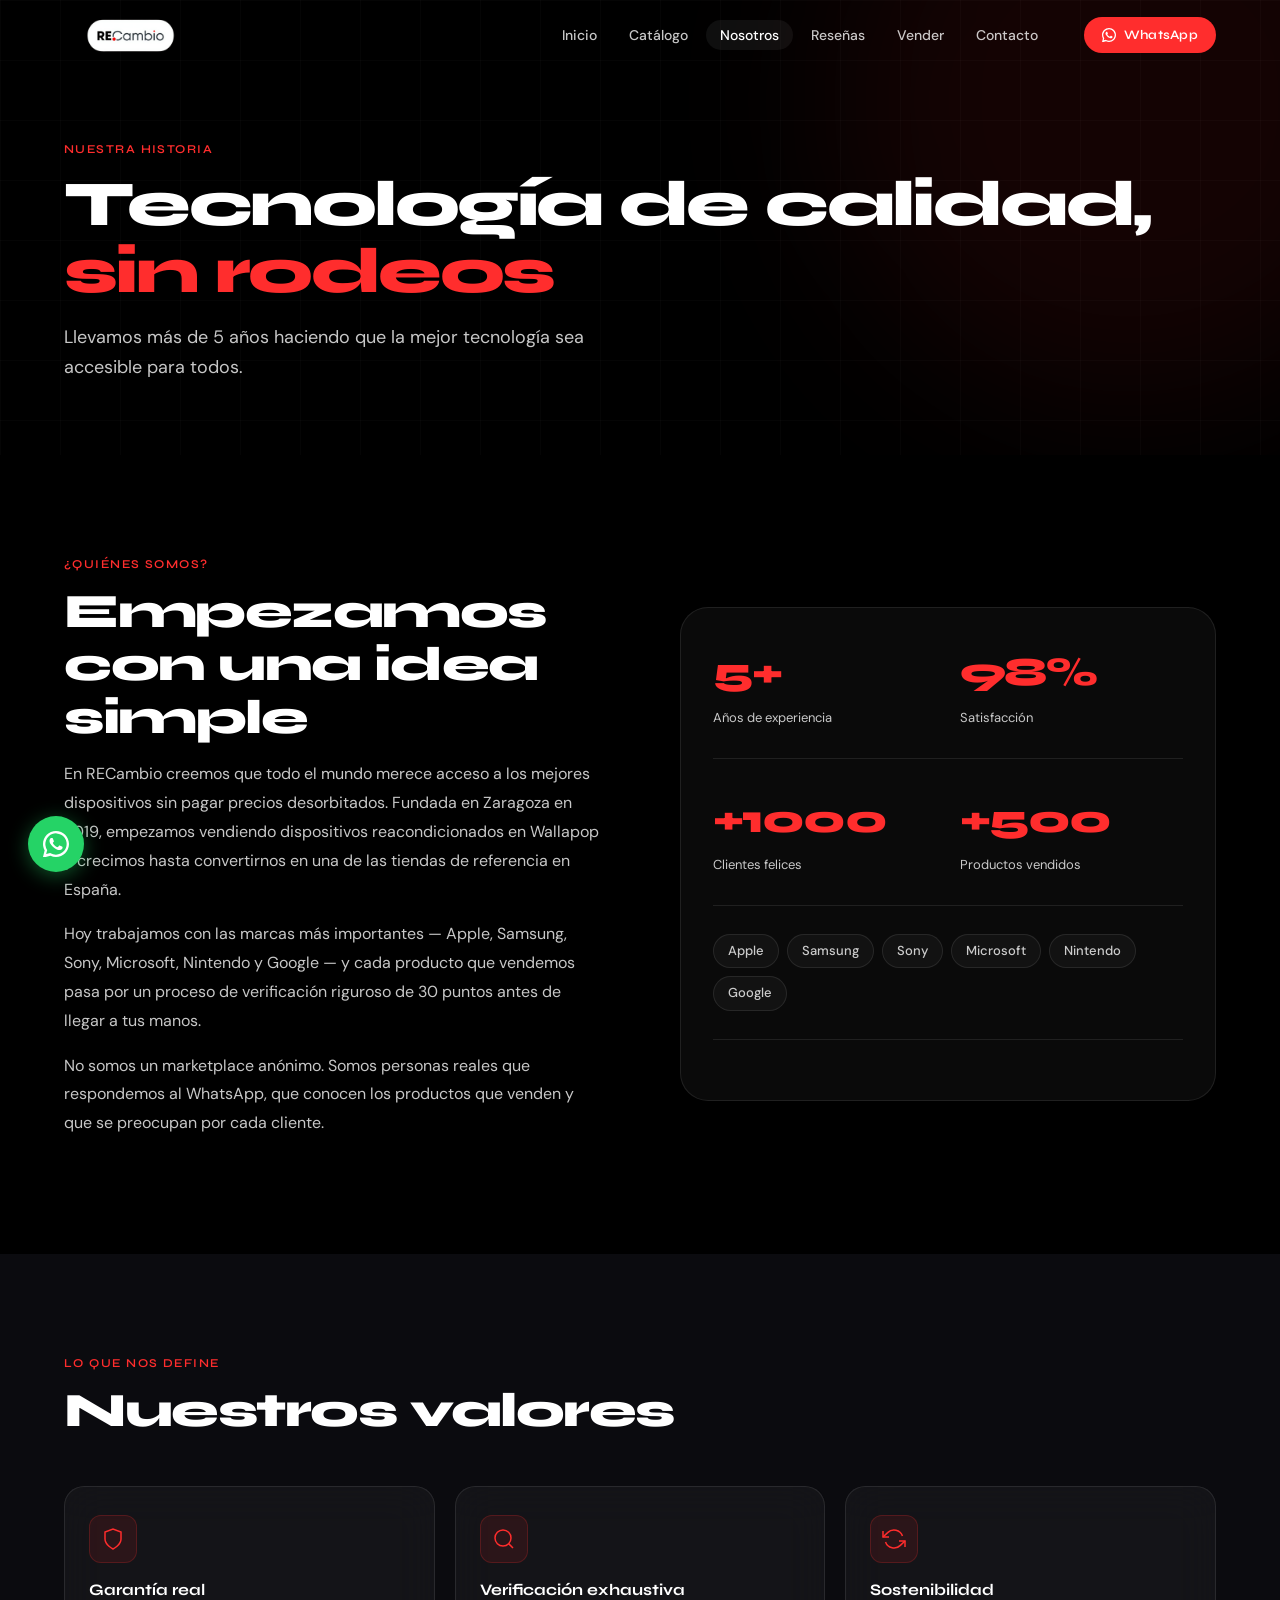
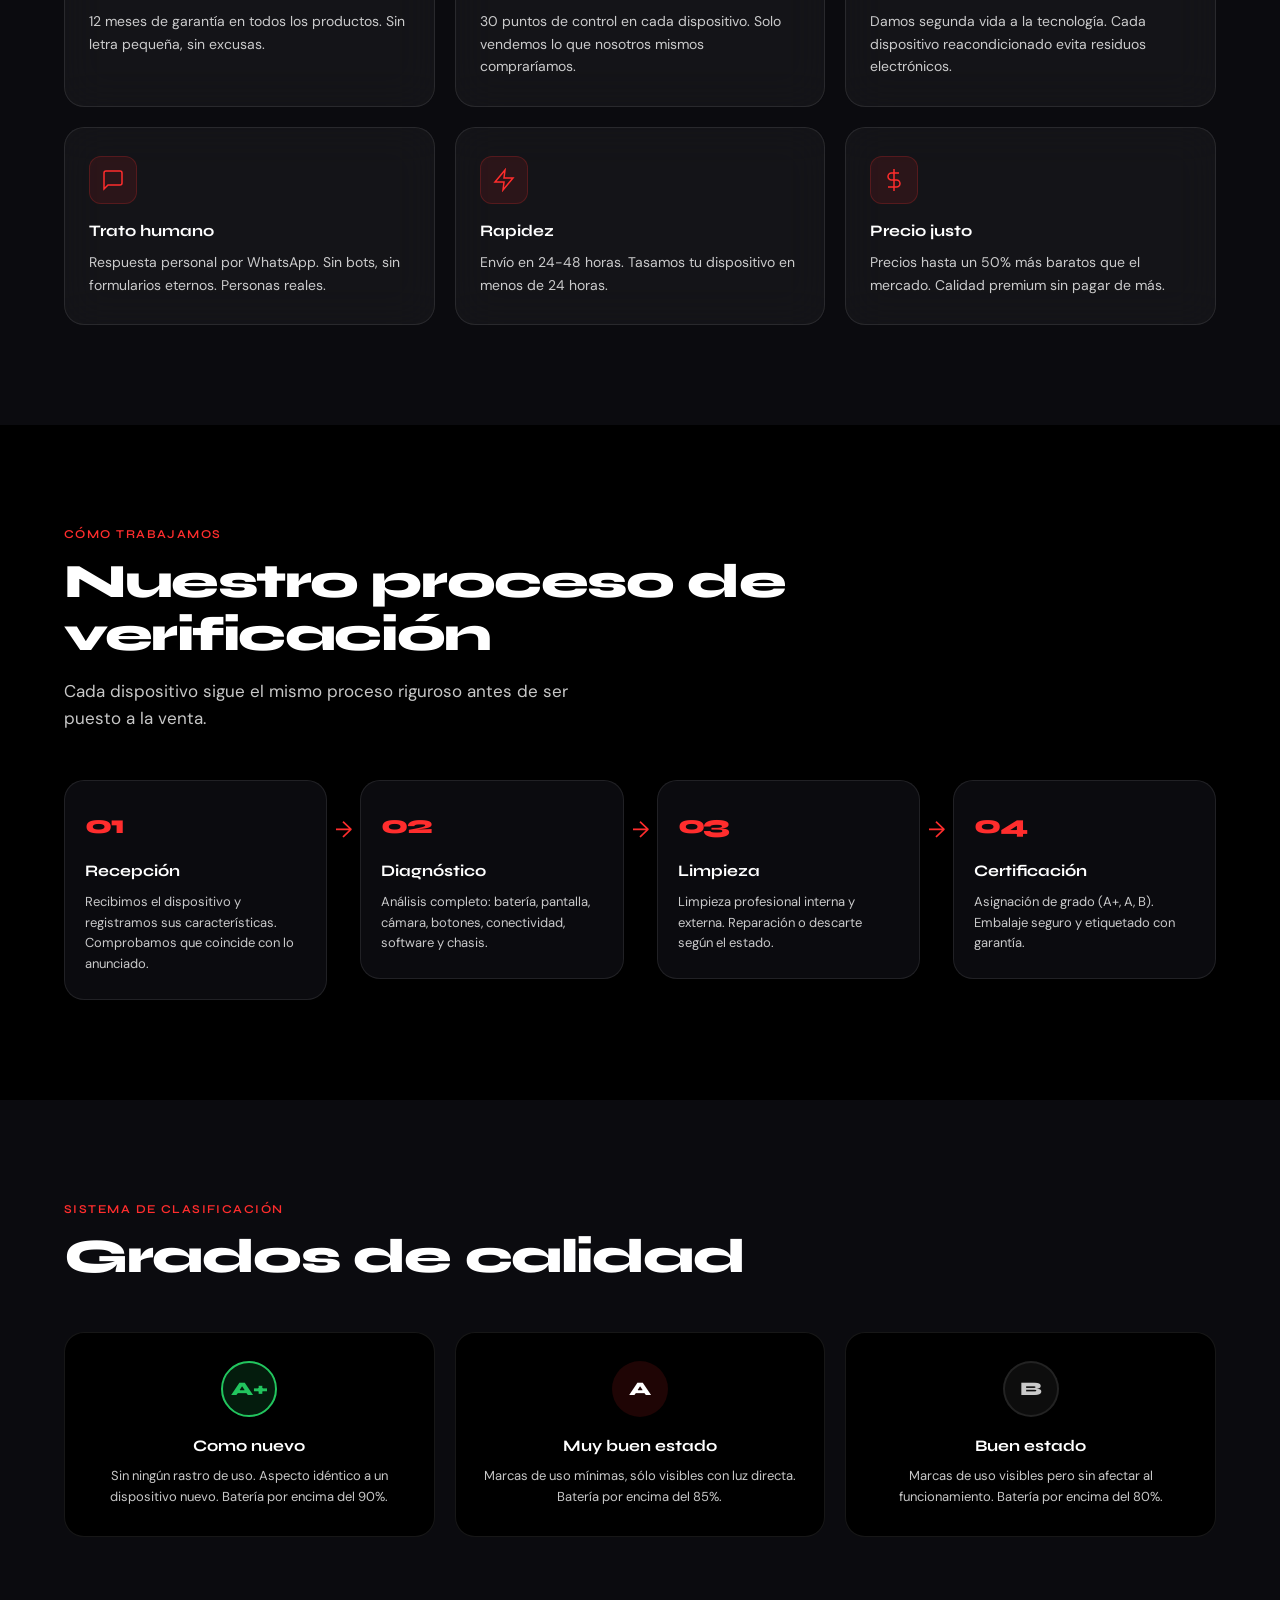
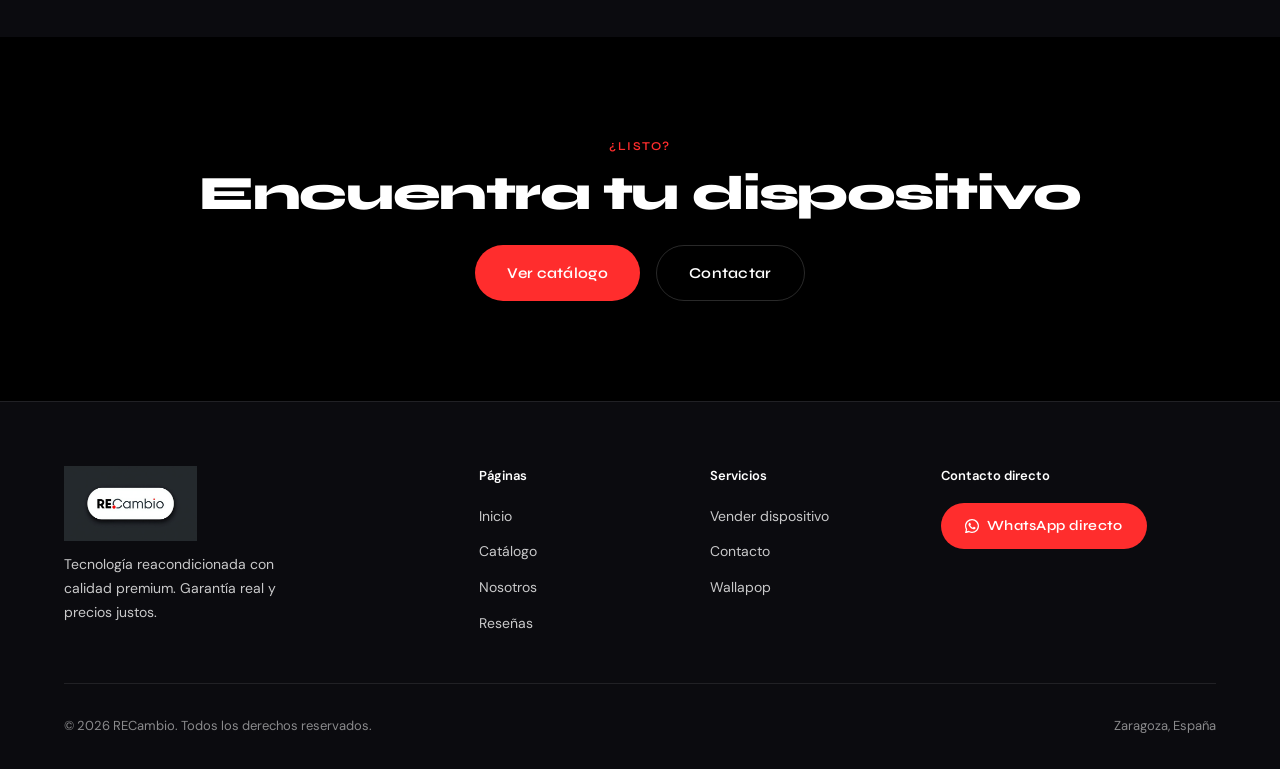
<file: nosotros.html>
<!DOCTYPE html>
<html lang="es">
<head>
  <meta charset="UTF-8" />
  <meta name="viewport" content="width=device-width, initial-scale=1.0" />
  <meta name="description" content="Conoce RECambio — nuestra historia, valores y el equipo detrás de la mejor tienda de tecnología reacondicionada." />
  <title>Sobre Nosotros — RECambio</title>
  <link rel="preconnect" href="https://fonts.googleapis.com">
  <link rel="preconnect" href="https://fonts.gstatic.com" crossorigin>
  <link href="https://fonts.googleapis.com/css2?family=Syne:wght@400;500;600;700;800&family=DM+Sans:opsz,wght@9..40,300;9..40,400;9..40,500&display=swap" rel="stylesheet">
  <link rel="stylesheet" href="style.css" />
</head>
<body>

  <div id="nav-slot"></div>

  <main>

    <!-- PAGE HEADER -->
    <section class="page-hero">
      <div class="blob blob-1"></div>
      <div class="grid-overlay"></div>
      <div class="container page-hero-inner">
        <div class="section-label reveal">Nuestra historia</div>
        <h1 class="page-title reveal reveal-delay-1">Tecnología de calidad,<br><em>sin rodeos</em></h1>
        <p class="page-sub reveal reveal-delay-2">
          Llevamos más de 5 años haciendo que la mejor tecnología sea accesible para todos.
        </p>
      </div>
    </section>

    <!-- HISTORIA -->
    <section class="section">
      <div class="container">
        <div class="about-grid">
          <div class="about-text">
            <div class="section-label reveal">¿Quiénes somos?</div>
            <h2 class="section-title reveal reveal-delay-1">Empezamos con una idea simple</h2>
            <p class="reveal reveal-delay-2">
              En RECambio creemos que todo el mundo merece acceso a los mejores dispositivos sin pagar precios desorbitados. Fundada en Zaragoza en 2019, empezamos vendiendo dispositivos reacondicionados en Wallapop y crecimos hasta convertirnos en una de las tiendas de referencia en España.
            </p>
            <p class="reveal reveal-delay-3">
              Hoy trabajamos con las marcas más importantes — Apple, Samsung, Sony, Microsoft, Nintendo y Google — y cada producto que vendemos pasa por un proceso de verificación riguroso de 30 puntos antes de llegar a tus manos.
            </p>
            <p class="reveal reveal-delay-4">
              No somos un marketplace anónimo. Somos personas reales que respondemos al WhatsApp, que conocen los productos que venden y que se preocupan por cada cliente.
            </p>
          </div>
          <div class="about-visual reveal reveal-delay-2">
            <div class="about-card glass">
              <div class="about-stat-row">
                <div class="about-stat"><span class="as-n">5+</span><span class="as-l">Años de experiencia</span></div>
                <div class="about-stat"><span class="as-n">98%</span><span class="as-l">Satisfacción</span></div>
              </div>
              <div class="about-stat-row" style="margin-top:0">
                <div class="about-stat"><span class="as-n">+1000</span><span class="as-l">Clientes felices</span></div>
                <div class="about-stat"><span class="as-n">+500</span><span class="as-l">Productos vendidos</span></div>
              </div>
              <div class="about-brands" style="margin-top:24px">
                <span class="brand-chip">Apple</span>
                <span class="brand-chip">Samsung</span>
                <span class="brand-chip">Sony</span>
                <span class="brand-chip">Microsoft</span>
                <span class="brand-chip">Nintendo</span>
                <span class="brand-chip">Google</span>
              </div>
            </div>
          </div>
        </div>
      </div>
    </section>

    <!-- VALORES -->
    <section class="section" style="background:var(--bg-2)">
      <div class="container">
        <div class="section-label reveal">Lo que nos define</div>
        <h2 class="section-title reveal reveal-delay-1">Nuestros valores</h2>
        <div class="values-grid">
          <div class="value-card glass reveal reveal-delay-1">
            <div class="vc-icon">
              <svg viewBox="0 0 24 24" fill="none" stroke="currentColor" stroke-width="1.5" width="24" height="24"><path d="M12 22s8-4 8-10V5l-8-3-8 3v7c0 6 8 10 8 10z"/></svg>
            </div>
            <h3>Garantía real</h3>
            <p>12 meses de garantía en todos los productos. Sin letra pequeña, sin excusas.</p>
          </div>
          <div class="value-card glass reveal reveal-delay-2">
            <div class="vc-icon">
              <svg viewBox="0 0 24 24" fill="none" stroke="currentColor" stroke-width="1.5" width="24" height="24"><circle cx="11" cy="11" r="8"/><line x1="21" y1="21" x2="16.65" y2="16.65"/></svg>
            </div>
            <h3>Verificación exhaustiva</h3>
            <p>30 puntos de control en cada dispositivo. Solo vendemos lo que nosotros mismos compraríamos.</p>
          </div>
          <div class="value-card glass reveal reveal-delay-3">
            <div class="vc-icon">
              <svg viewBox="0 0 24 24" fill="none" stroke="currentColor" stroke-width="1.5" width="24" height="24"><polyline points="1 4 1 10 7 10"/><polyline points="23 20 23 14 17 14"/><path d="M20.49 9A9 9 0 0 0 5.64 5.64L1 10m22 4-4.64 4.36A9 9 0 0 1 3.51 15"/></svg>
            </div>
            <h3>Sostenibilidad</h3>
            <p>Damos segunda vida a la tecnología. Cada dispositivo reacondicionado evita residuos electrónicos.</p>
          </div>
          <div class="value-card glass reveal reveal-delay-4">
            <div class="vc-icon">
              <svg viewBox="0 0 24 24" fill="none" stroke="currentColor" stroke-width="1.5" width="24" height="24"><path d="M21 15a2 2 0 0 1-2 2H7l-4 4V5a2 2 0 0 1 2-2h14a2 2 0 0 1 2 2z"/></svg>
            </div>
            <h3>Trato humano</h3>
            <p>Respuesta personal por WhatsApp. Sin bots, sin formularios eternos. Personas reales.</p>
          </div>
          <div class="value-card glass reveal reveal-delay-1">
            <div class="vc-icon">
              <svg viewBox="0 0 24 24" fill="none" stroke="currentColor" stroke-width="1.5" width="24" height="24"><polygon points="13 2 3 14 12 14 11 22 21 10 12 10 13 2"/></svg>
            </div>
            <h3>Rapidez</h3>
            <p>Envío en 24-48 horas. Tasamos tu dispositivo en menos de 24 horas.</p>
          </div>
          <div class="value-card glass reveal reveal-delay-2">
            <div class="vc-icon">
              <svg viewBox="0 0 24 24" fill="none" stroke="currentColor" stroke-width="1.5" width="24" height="24"><line x1="12" y1="1" x2="12" y2="23"/><path d="M17 5H9.5a3.5 3.5 0 0 0 0 7h5a3.5 3.5 0 0 1 0 7H6"/></svg>
            </div>
            <h3>Precio justo</h3>
            <p>Precios hasta un 50% más baratos que el mercado. Calidad premium sin pagar de más.</p>
          </div>
        </div>
      </div>
    </section>

    <!-- PROCESO -->
    <section class="section">
      <div class="container">
        <div class="section-label reveal">Cómo trabajamos</div>
        <h2 class="section-title reveal reveal-delay-1">Nuestro proceso de verificación</h2>
        <p class="section-sub reveal reveal-delay-2">Cada dispositivo sigue el mismo proceso riguroso antes de ser puesto a la venta.</p>
        <div class="process-steps">
          <div class="process-step reveal reveal-delay-1">
            <div class="ps-num">01</div>
            <h3>Recepción</h3>
            <p>Recibimos el dispositivo y registramos sus características. Comprobamos que coincide con lo anunciado.</p>
          </div>
          <div class="process-arrow">→</div>
          <div class="process-step reveal reveal-delay-2">
            <div class="ps-num">02</div>
            <h3>Diagnóstico</h3>
            <p>Análisis completo: batería, pantalla, cámara, botones, conectividad, software y chasis.</p>
          </div>
          <div class="process-arrow">→</div>
          <div class="process-step reveal reveal-delay-3">
            <div class="ps-num">03</div>
            <h3>Limpieza</h3>
            <p>Limpieza profesional interna y externa. Reparación o descarte según el estado.</p>
          </div>
          <div class="process-arrow">→</div>
          <div class="process-step reveal reveal-delay-4">
            <div class="ps-num">04</div>
            <h3>Certificación</h3>
            <p>Asignación de grado (A+, A, B). Embalaje seguro y etiquetado con garantía.</p>
          </div>
        </div>
      </div>
    </section>

    <!-- GRADOS -->
    <section class="section" style="background:var(--bg-2)">
      <div class="container">
        <div class="section-label reveal">Sistema de clasificación</div>
        <h2 class="section-title reveal reveal-delay-1">Grados de calidad</h2>
        <div class="grades-grid">
          <div class="grade-card reveal reveal-delay-1">
            <div class="grade-badge grade-a-plus">A+</div>
            <h3>Como nuevo</h3>
            <p>Sin ningún rastro de uso. Aspecto idéntico a un dispositivo nuevo. Batería por encima del 90%.</p>
          </div>
          <div class="grade-card reveal reveal-delay-2">
            <div class="grade-badge grade-a">A</div>
            <h3>Muy buen estado</h3>
            <p>Marcas de uso mínimas, sólo visibles con luz directa. Batería por encima del 85%.</p>
          </div>
          <div class="grade-card reveal reveal-delay-3">
            <div class="grade-badge grade-b">B</div>
            <h3>Buen estado</h3>
            <p>Marcas de uso visibles pero sin afectar al funcionamiento. Batería por encima del 80%.</p>
          </div>
        </div>
      </div>
    </section>

    <!-- CTA -->
    <section class="section">
      <div class="container" style="text-align:center">
        <div class="section-label reveal" style="justify-content:center;display:flex">¿Listo?</div>
        <h2 class="section-title reveal reveal-delay-1" style="text-align:center">Encuentra tu dispositivo</h2>
        <div class="reveal reveal-delay-2" style="display:flex;gap:16px;justify-content:center;flex-wrap:wrap;margin-top:24px">
          <a href="catalogo.html" class="btn btn-primary btn-lg">Ver catálogo</a>
          <a href="contacto.html" class="btn btn-outline btn-lg">Contactar</a>
        </div>
      </div>
    </section>

  </main>

  <div id="footer-slot"></div>

  <script src="shared.js"></script>
</body>
</html>
</file>
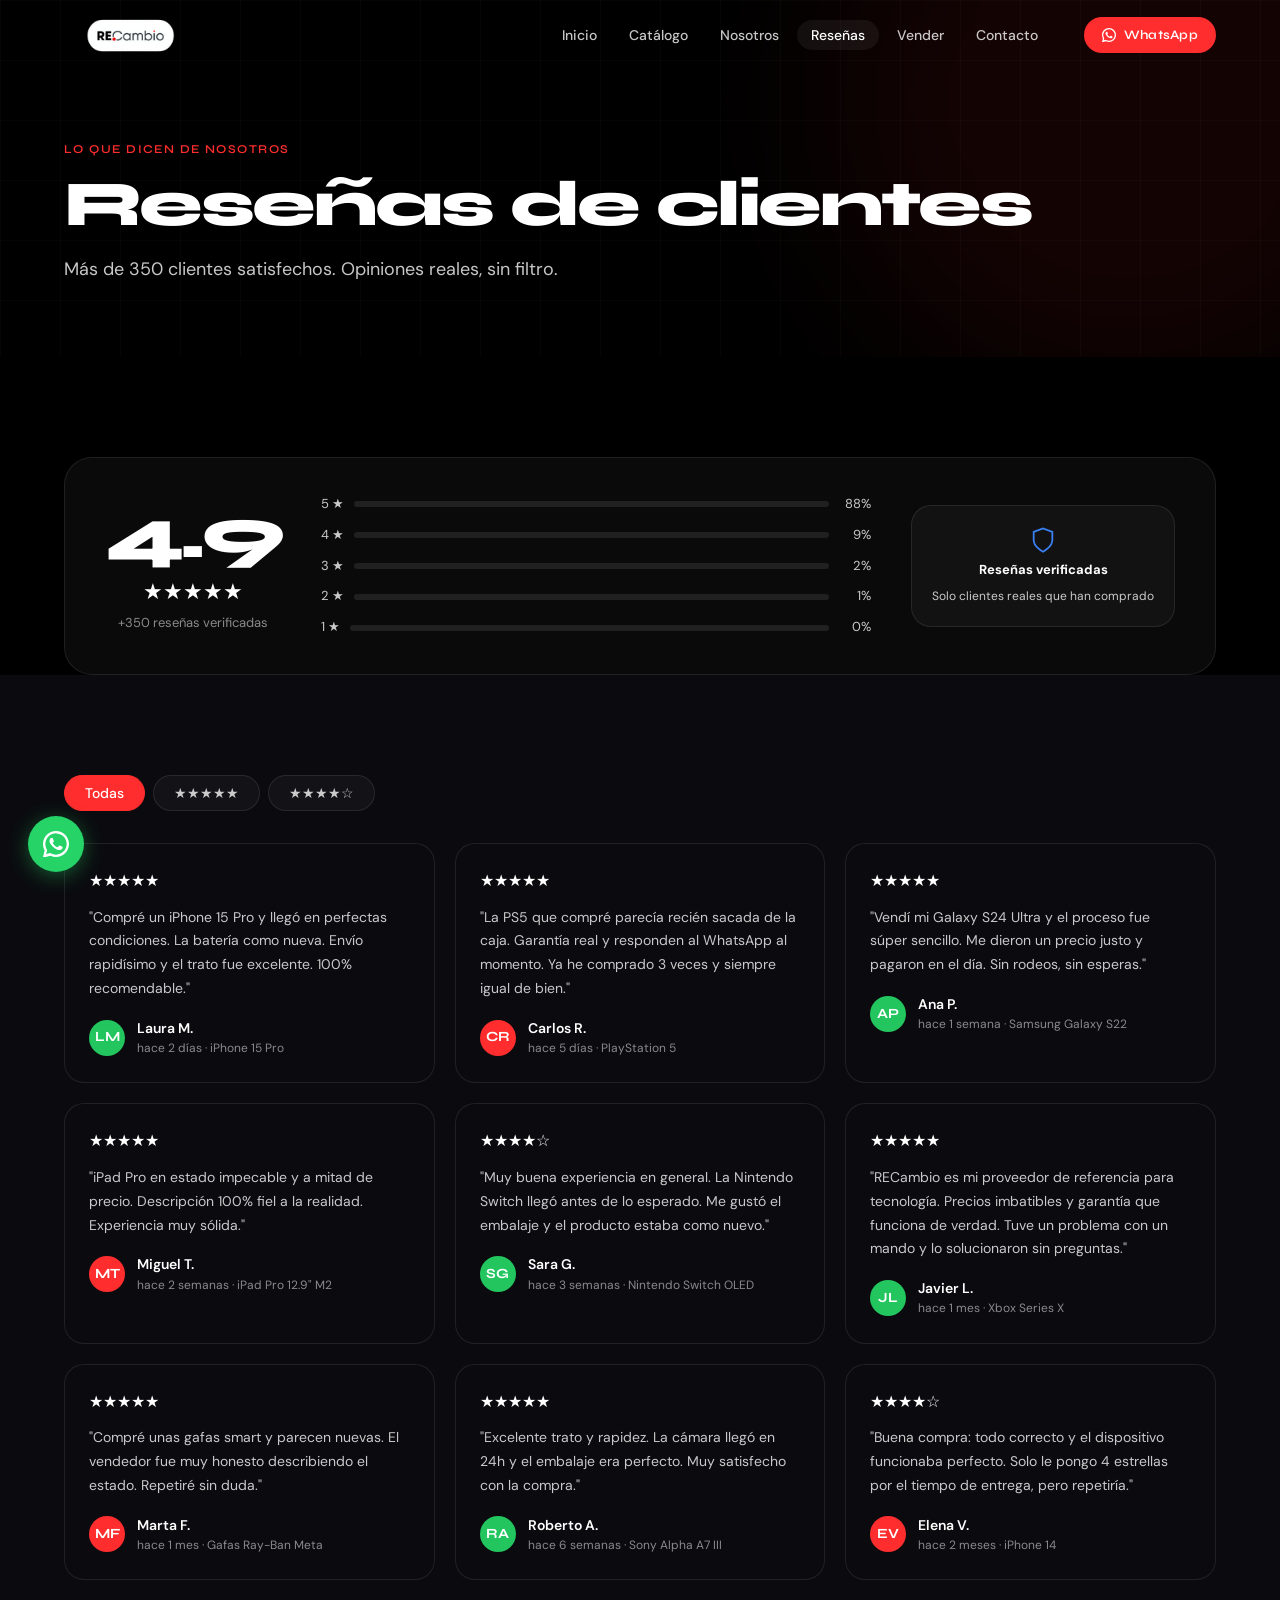
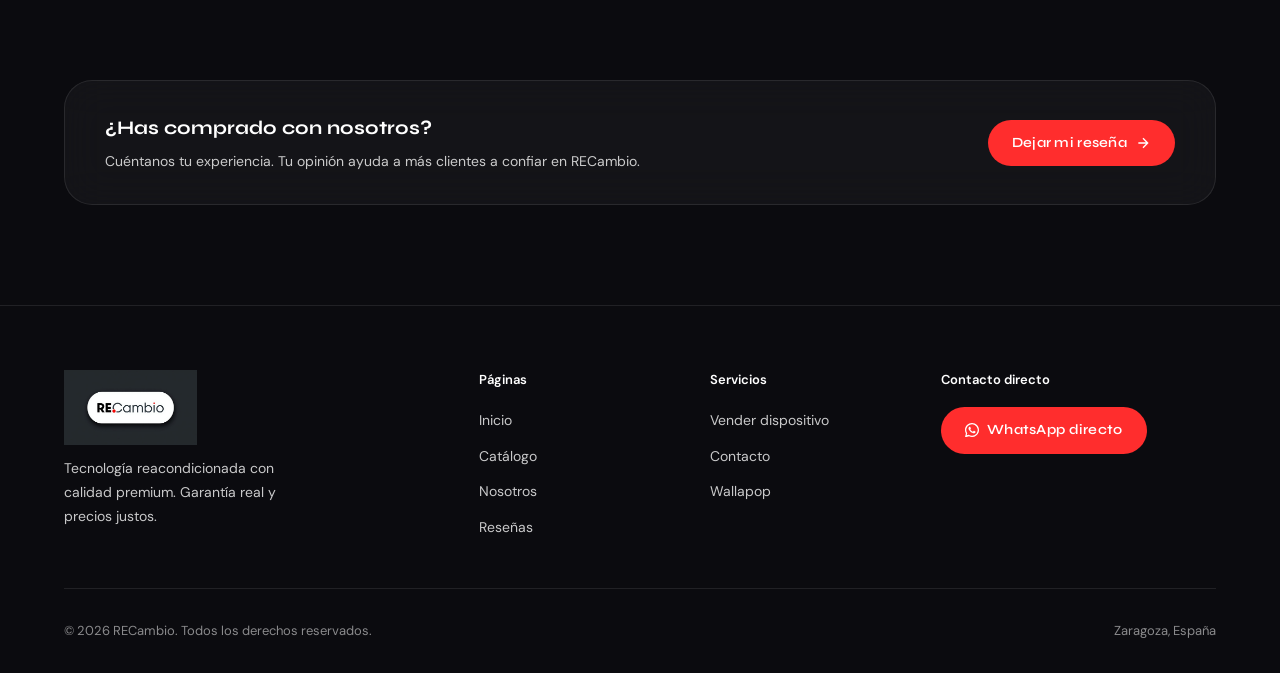
<file: resenas.html>
<!DOCTYPE html>
<html lang="es">
<head>
  <meta charset="UTF-8" />
  <meta name="viewport" content="width=device-width, initial-scale=1.0" />
  <meta name="description" content="Reseñas de clientes de RECambio — Opiniones reales sobre nuestros productos y servicio." />
  <title>Reseñas — RECambio</title>
  <link rel="preconnect" href="https://fonts.googleapis.com">
  <link rel="preconnect" href="https://fonts.gstatic.com" crossorigin>
  <link href="https://fonts.googleapis.com/css2?family=Syne:wght@400;500;600;700;800&family=DM+Sans:opsz,wght@9..40,300;9..40,400;9..40,500&display=swap" rel="stylesheet">
  <link rel="stylesheet" href="style.css" />
</head>
<body>

  <div id="nav-slot"></div>

  <main>

    <!-- PAGE HEADER -->
    <section class="page-hero">
      <div class="blob blob-1"></div>
      <div class="grid-overlay"></div>
      <div class="container page-hero-inner">
        <div class="section-label reveal">Lo que dicen de nosotros</div>
        <h1 class="page-title reveal reveal-delay-1">Reseñas de clientes</h1>
        <p class="page-sub reveal reveal-delay-2">Más de 350 clientes satisfechos. Opiniones reales, sin filtro.</p>
      </div>
    </section>

    <!-- RATING SUMMARY -->
    <section class="section" style="padding-bottom:0">
      <div class="container">
        <div class="rating-summary glass reveal">
          <div class="rs-left">
            <div class="rating-big-num">4.9</div>
            <div class="rating-stars-big">★★★★★</div>
            <div class="rating-total">+350 reseñas verificadas</div>
          </div>
          <div class="rs-bars">
            <div class="rbar-row"><span>5 ★</span><div class="rbar"><div class="rbar-fill" style="width:88%"></div></div><span>88%</span></div>
            <div class="rbar-row"><span>4 ★</span><div class="rbar"><div class="rbar-fill" style="width:9%"></div></div><span>9%</span></div>
            <div class="rbar-row"><span>3 ★</span><div class="rbar"><div class="rbar-fill" style="width:2%"></div></div><span>2%</span></div>
            <div class="rbar-row"><span>2 ★</span><div class="rbar"><div class="rbar-fill" style="width:1%"></div></div><span>1%</span></div>
            <div class="rbar-row"><span>1 ★</span><div class="rbar"><div class="rbar-fill" style="width:0%"></div></div><span>0%</span></div>
          </div>
          <div class="rs-right">
            <div class="rs-badge">
              <svg viewBox="0 0 24 24" fill="none" stroke="#3b82f6" stroke-width="1.5" width="28" height="28"><path d="M12 22s8-4 8-10V5l-8-3-8 3v7c0 6 8 10 8 10z"/></svg>
              <strong>Reseñas verificadas</strong>
              <span>Solo clientes reales que han comprado</span>
            </div>
          </div>
        </div>
      </div>
    </section>

    <!-- REVIEWS GRID -->
    <section class="section reviews-page">
      <div class="container">
        <div class="review-filters reveal">
          <button class="filter-btn active" data-stars="all">Todas</button>
          <button class="filter-btn" data-stars="5">★★★★★</button>
          <button class="filter-btn" data-stars="4">★★★★☆</button>
        </div>
        <div class="reviews-grid" id="reviewsGrid"></div>
      </div>
    </section>

    <!-- LEAVE A REVIEW CTA -->
    <section class="section" style="background:var(--bg-2);padding-top:0">
      <div class="container">
        <div class="leave-review-cta glass reveal">
          <div>
            <h3>¿Has comprado con nosotros?</h3>
            <p>Cuéntanos tu experiencia. Tu opinión ayuda a más clientes a confiar en RECambio.</p>
          </div>
          <a href="https://wa.me/640123470?text=Hola,%20quiero%20dejar%20una%20reseña" target="_blank" class="btn btn-primary">
            Dejar mi reseña
            <svg viewBox="0 0 24 24" fill="none" stroke="currentColor" stroke-width="2" width="16" height="16"><path d="M5 12h14M12 5l7 7-7 7"/></svg>
          </a>
        </div>
      </div>
    </section>

  </main>

  <div id="footer-slot"></div>

  <script src="shared.js"></script>
  <script src="data.js"></script>
  <script>
  document.addEventListener('DOMContentLoaded', () => {
    const grid       = document.getElementById('reviewsGrid');
    const filterBtns = document.querySelectorAll('.review-filters .filter-btn');
    let activeFilter = 'all';

    function initials(name) { return name.split(' ').map(w => w[0]).join('').toUpperCase().slice(0,2); }
    function starStr(n) { return '★'.repeat(n) + '☆'.repeat(5-n); }

    function render() {
      const list = activeFilter === 'all'
        ? REVIEWS
        : REVIEWS.filter(r => r.stars === parseInt(activeFilter));

      grid.innerHTML = list.map((r, i) => `
        <div class="review-card reveal reveal-delay-${(i%4)+1}">
          <div class="review-stars">${starStr(r.stars)}</div>
          <div class="review-text">"${r.text}"</div>
          <div class="review-author">
            <div class="review-avatar" style="background:${r.color}">${initials(r.name)}</div>
            <div>
              <div class="review-name">${r.name}</div>
              <div class="review-date">${r.date}${r.product ? ` · ${r.product}` : ''}</div>
            </div>
          </div>
        </div>
      `).join('');

      initRevealEls(grid.querySelectorAll('.reveal'));
    }

    filterBtns.forEach(btn => {
      btn.addEventListener('click', () => {
        filterBtns.forEach(b => b.classList.remove('active'));
        btn.classList.add('active');
        activeFilter = btn.dataset.stars;
        render();
      });
    });

    render();
  });
  </script>
</body>
</html>
</file>
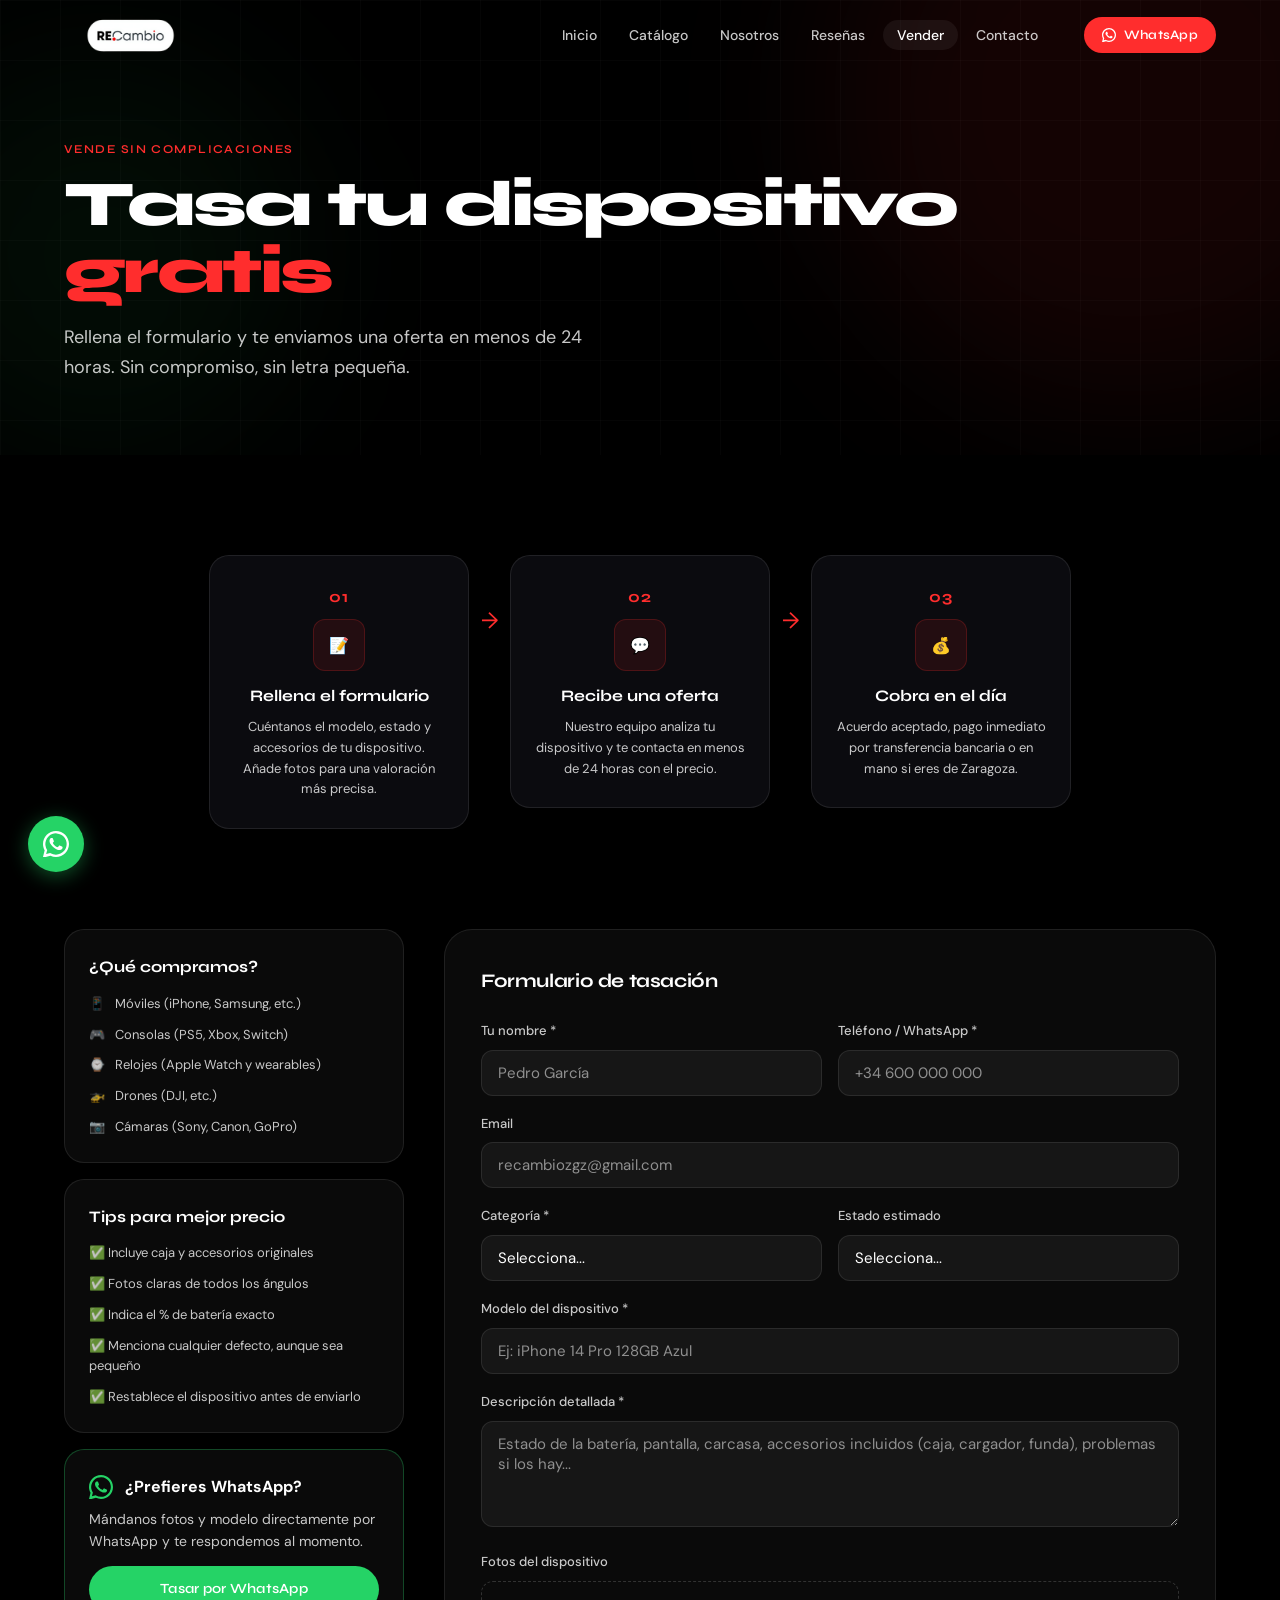
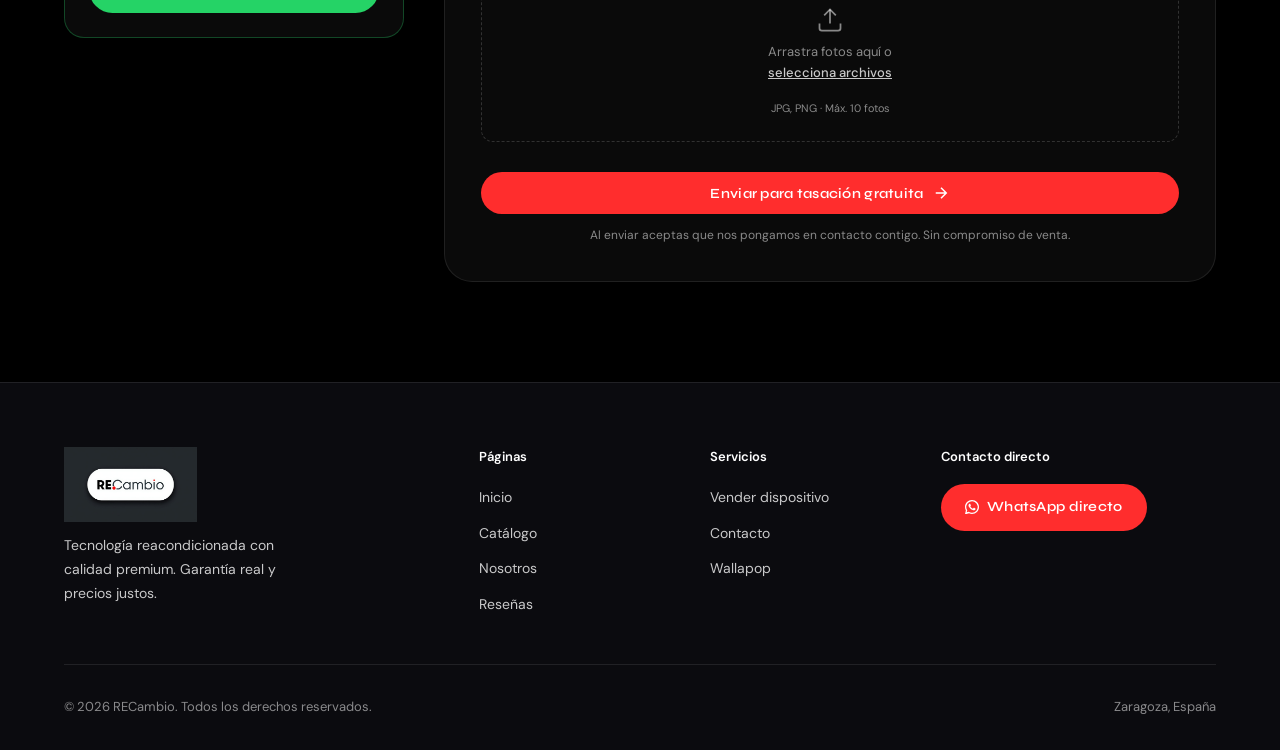
<file: tasacion.html>
<!DOCTYPE html>
<html lang="es">
<head>
  <meta charset="UTF-8" />
  <meta name="viewport" content="width=device-width, initial-scale=1.0" />
  <meta name="description" content="Vende tu dispositivo a RECambio — Tasación gratuita en menos de 24 horas. Pago inmediato." />
  <title>Vender Dispositivo — RECambio</title>
  <link rel="preconnect" href="https://fonts.googleapis.com">
  <link rel="preconnect" href="https://fonts.gstatic.com" crossorigin>
  <link href="https://fonts.googleapis.com/css2?family=Syne:wght@400;500;600;700;800&family=DM+Sans:opsz,wght@9..40,300;9..40,400;9..40,500&display=swap" rel="stylesheet">
  <link rel="stylesheet" href="style.css" />
</head>
<body>

  <div id="nav-slot"></div>

  <main>

    <!-- PAGE HEADER -->
    <section class="page-hero">
      <div class="blob blob-1"></div>
      <div class="blob blob-2"></div>
      <div class="grid-overlay"></div>
      <div class="container page-hero-inner">
        <div class="section-label reveal">Vende sin complicaciones</div>
        <h1 class="page-title reveal reveal-delay-1">Tasa tu dispositivo<br><em>gratis</em></h1>
        <p class="page-sub reveal reveal-delay-2">
          Rellena el formulario y te enviamos una oferta en menos de 24 horas. Sin compromiso, sin letra pequeña.
        </p>
      </div>
    </section>

    <!-- STEPS -->
    <section class="section" style="padding-bottom:0">
      <div class="container">
        <div class="how-steps">
          <div class="how-step reveal reveal-delay-1">
            <div class="hs-num">01</div>
            <div class="hs-icon">📝</div>
            <h3>Rellena el formulario</h3>
            <p>Cuéntanos el modelo, estado y accesorios de tu dispositivo. Añade fotos para una valoración más precisa.</p>
          </div>
          <div class="how-arrow reveal reveal-delay-2">→</div>
          <div class="how-step reveal reveal-delay-2">
            <div class="hs-num">02</div>
            <div class="hs-icon">💬</div>
            <h3>Recibe una oferta</h3>
            <p>Nuestro equipo analiza tu dispositivo y te contacta en menos de 24 horas con el precio.</p>
          </div>
          <div class="how-arrow reveal reveal-delay-3">→</div>
          <div class="how-step reveal reveal-delay-3">
            <div class="hs-num">03</div>
            <div class="hs-icon">💰</div>
            <h3>Cobra en el día</h3>
            <p>Acuerdo aceptado, pago inmediato por transferencia bancaria o en mano si eres de Zaragoza.</p>
          </div>
        </div>
      </div>
    </section>

    <!-- FORM + INFO -->
    <section class="section">
      <div class="container">
        <div class="tasacion-grid">

          <!-- Info lateral -->
          <div class="tasacion-info">
            <div class="ti-card glass reveal">
              <h3>¿Qué compramos?</h3>
              <ul class="buy-list">
                <li><span>📱</span> Móviles (iPhone, Samsung, etc.)</li>
                <li><span>🎮</span> Consolas (PS5, Xbox, Switch)</li>
                <li><span>⌚</span> Relojes (Apple Watch y wearables)</li>
                <li><span>🚁</span> Drones (DJI, etc.)</li>
                <li><span>📷</span> Cámaras (Sony, Canon, GoPro)</li>
              </ul>
            </div>
            <div class="ti-card glass reveal reveal-delay-1">
              <h3>Tips para mejor precio</h3>
              <ul class="tip-list">
                <li>✅ Incluye caja y accesorios originales</li>
                <li>✅ Fotos claras de todos los ángulos</li>
                <li>✅ Indica el % de batería exacto</li>
                <li>✅ Menciona cualquier defecto, aunque sea pequeño</li>
                <li>✅ Restablece el dispositivo antes de enviarlo</li>
              </ul>
            </div>
            <div class="ti-card glass reveal reveal-delay-2" style="border-color:rgba(37,211,102,0.3)">
              <div style="display:flex;align-items:center;gap:12px;margin-bottom:8px">
                <svg viewBox="0 0 24 24" fill="#25D366" width="24" height="24"><path d="M17.472 14.382c-.297-.149-1.758-.867-2.03-.967-.273-.099-.471-.148-.67.15-.197.297-.767.966-.94 1.164-.173.199-.347.223-.644.075-.297-.15-1.255-.463-2.39-1.475-.883-.788-1.48-1.761-1.653-2.059-.173-.297-.018-.458.13-.606.134-.133.298-.347.446-.52.149-.174.198-.298.298-.497.099-.198.05-.371-.025-.52-.075-.149-.669-1.612-.916-2.207-.242-.579-.487-.5-.669-.51-.173-.008-.371-.01-.57-.01-.198 0-.52.074-.792.372-.272.297-1.04 1.016-1.04 2.479 0 1.462 1.065 2.875 1.213 3.074.149.198 2.096 3.2 5.077 4.487.709.306 1.262.489 1.694.625.712.227 1.36.195 1.871.118.571-.085 1.758-.719 2.006-1.413.248-.694.248-1.289.173-1.413-.074-.124-.272-.198-.57-.347z"/><path d="M12 0C5.373 0 0 5.373 0 12c0 2.127.558 4.123 1.532 5.855L.057 23.882a.5.5 0 0 0 .613.597l6.218-1.63A11.945 11.945 0 0 0 12 24c6.627 0 12-5.373 12-12S18.627 0 12 0zm0 21.818a9.818 9.818 0 0 1-5.006-1.369l-.36-.214-3.726.977.995-3.638-.235-.374A9.818 9.818 0 1 1 12 21.818z"/></svg>
                <strong>¿Prefieres WhatsApp?</strong>
              </div>
              <p style="font-size:14px;color:var(--text-2);margin-bottom:14px">Mándanos fotos y modelo directamente por WhatsApp y te respondemos al momento.</p>
              <a href="https://wa.me/640123470?text=Hola,%20quiero%20vender%20mi%20dispositivo" target="_blank" class="btn btn-whatsapp" style="width:100%;justify-content:center">
                Tasar por WhatsApp
              </a>
            </div>
          </div>

          <!-- Formulario -->
          <form class="sell-form glass reveal reveal-delay-1" id="sellForm" novalidate>
            <h3 class="form-title">Formulario de tasación</h3>

            <div class="form-row">
              <div class="form-group">
                <label for="sName">Tu nombre *</label>
                <input type="text" id="sName" placeholder="Pedro García" required />
              </div>
              <div class="form-group">
                <label for="sPhone">Teléfono / WhatsApp *</label>
                <input type="tel" id="sPhone" placeholder="+34 600 000 000" required />
              </div>
            </div>

            <div class="form-group">
              <label for="sEmail">Email</label>
              <input type="email" id="sEmail" placeholder="recambiozgz@gmail.com" />
            </div>

            <div class="form-row">
              <div class="form-group">
                <label for="sCategory">Categoría *</label>
                <select id="sCategory" required>
                  <option value="">Selecciona...</option>
                  <option>Móviles</option>
                  <option>Consolas</option>
                  <option>Relojes</option>
                  <option>Drones</option>
                  <option>Cámaras</option>
                  <option>iPads</option>
                  <option>Videojuegos</option>
                  <option>Gafas</option>
                  <option>Otro</option>
                </select>
              </div>
              <div class="form-group">
                <label for="sCondition">Estado estimado</label>
                <select id="sCondition">
                  <option value="">Selecciona...</option>
                  <option>Como nuevo (A+)</option>
                  <option>Muy buen estado (A)</option>
                  <option>Buen estado (B)</option>
                  <option>Con daños visibles</option>
                </select>
              </div>
            </div>

            <div class="form-group">
              <label for="sModel">Modelo del dispositivo *</label>
              <input type="text" id="sModel" placeholder="Ej: iPhone 14 Pro 128GB Azul" required />
            </div>

            <div class="form-group">
              <label for="sDesc">Descripción detallada *</label>
              <textarea id="sDesc" rows="4" placeholder="Estado de la batería, pantalla, carcasa, accesorios incluidos (caja, cargador, funda), problemas si los hay..." required></textarea>
            </div>

            <div class="form-group">
              <label>Fotos del dispositivo</label>
              <div class="file-drop" id="fileDrop">
                <svg viewBox="0 0 24 24" fill="none" stroke="currentColor" stroke-width="1.5" width="28" height="28"><path d="M21 15v4a2 2 0 0 1-2 2H5a2 2 0 0 1-2-2v-4"/><polyline points="17 8 12 3 7 8"/><line x1="12" y1="3" x2="12" y2="15"/></svg>
                <span>Arrastra fotos aquí o <label for="sImages" class="file-link">selecciona archivos</label></span>
                <small style="color:var(--text-3)">JPG, PNG · Máx. 10 fotos</small>
                <input type="file" id="sImages" multiple accept="image/*" style="display:none" />
              </div>
              <div id="filePreview" class="file-preview"></div>
            </div>

            <button type="submit" class="btn btn-primary btn-full">
              Enviar para tasación gratuita
              <svg viewBox="0 0 24 24" fill="none" stroke="currentColor" stroke-width="2" width="18" height="18"><path d="M5 12h14M12 5l7 7-7 7"/></svg>
            </button>

            <p style="font-size:12px;color:var(--text-3);text-align:center;margin-top:12px">
              Al enviar aceptas que nos pongamos en contacto contigo. Sin compromiso de venta.
            </p>

            <div id="sellSuccess" class="form-success" style="display:none">
              ✅ ¡Recibido! Te contactamos en menos de 24 horas con una oferta.
            </div>
          </form>

        </div>
      </div>
    </section>

  </main>

  <div id="footer-slot"></div>

  <script src="shared.js"></script>
  <script>
  document.addEventListener('DOMContentLoaded', () => {
    const form      = document.getElementById('sellForm');
    const success   = document.getElementById('sellSuccess');
    const fileInput = document.getElementById('sImages');
    const preview   = document.getElementById('filePreview');
    const fileDrop  = document.getElementById('fileDrop');

    function showPreviews(files) {
      preview.innerHTML = '';
      Array.from(files).slice(0, 10).forEach(file => {
        const reader = new FileReader();
        reader.onload = e => {
          const img = document.createElement('img');
          img.src = e.target.result;
          img.className = 'file-thumb';
          img.alt = file.name;
          preview.appendChild(img);
        };
        reader.readAsDataURL(file);
      });
    }

    if (fileInput) {
      fileInput.addEventListener('change', () => showPreviews(fileInput.files));
    }
    if (fileDrop && fileInput) {
      fileDrop.addEventListener('dragover', e => { e.preventDefault(); fileDrop.classList.add('dragging'); });
      fileDrop.addEventListener('dragleave', () => fileDrop.classList.remove('dragging'));
      fileDrop.addEventListener('drop', e => {
        e.preventDefault();
        fileDrop.classList.remove('dragging');
        showPreviews(e.dataTransfer.files);
      });
      fileDrop.addEventListener('click', e => {
        if (e.target.tagName !== 'LABEL' && e.target.tagName !== 'INPUT') fileInput.click();
      });
    }

    const SUBMIT_BTN_HTML = 'Enviar para tasación gratuita <svg viewBox="0 0 24 24" fill="none" stroke="currentColor" stroke-width="2" width="18" height="18"><path d="M5 12h14M12 5l7 7-7 7"/></svg>';
    const errorEl = document.createElement('div');
    errorEl.className = 'form-error';
    errorEl.style.cssText = 'display:none;text-align:center;padding:12px;font-size:14px;color:#f87171;background:rgba(248,113,113,0.1);border:1px solid rgba(248,113,113,0.3);border-radius:12px;margin-top:12px';
    success.parentNode.insertBefore(errorEl, success.nextSibling);

    form.addEventListener('submit', async e => {
      e.preventDefault();
      const btn = form.querySelector('button[type="submit"]');
      btn.disabled = true;
      btn.textContent = 'Enviando...';
      errorEl.style.display = 'none';
      success.style.display = 'none';

      // Formspree no acepta archivos en plan gratuito, enviamos datos como JSON
      const data = {
        nombre:    document.getElementById('sName').value,
        telefono:  document.getElementById('sPhone').value,
        email:     document.getElementById('sEmail').value,
        categoria: document.getElementById('sCategory').value,
        estado:    document.getElementById('sCondition').value,
        modelo:    document.getElementById('sModel').value,
        descripcion: document.getElementById('sDesc').value,
      };

      try {
        const res = await fetch('https://formspree.io/f/maqlpyay', {
          method: 'POST',
          headers: { 'Content-Type': 'application/json', 'Accept': 'application/json' },
          body: JSON.stringify(data),
        });
        const json = await res.json();
        if (res.ok) {
          form.reset();
          if (preview) preview.innerHTML = '';
          success.style.display = 'block';
          success.scrollIntoView({ behavior: 'smooth', block: 'nearest' });
          setTimeout(() => { success.style.display = 'none'; }, 6000);
        } else {
          const msg = json.errors ? json.errors.map(e => e.message).join(', ') : 'Error al enviar. Inténtalo de nuevo.';
          errorEl.textContent = '⚠️ ' + msg;
          errorEl.style.display = 'block';
        }
      } catch {
        errorEl.textContent = '⚠️ Error de red. Comprueba tu conexión e inténtalo de nuevo.';
        errorEl.style.display = 'block';
      } finally {
        btn.disabled = false;
        btn.innerHTML = SUBMIT_BTN_HTML;
      }
    });
  });
  </script>
</body>
</html>
</file>
<file: style.css>
/* ================================================================
   RECambio — Reacondiciona con estilo
   CSS: Minimalist dark-premium with blue accents
   Font: Syne (display) + DM Sans (body)
================================================================ */

/* ---- CSS Variables ---- */
:root {
  --bg: #000000;
  --bg-2: #0b0b0f;
  --bg-3: #111118;
  --surface: rgba(255,255,255,0.035);
  --surface-hover: rgba(255,255,255,0.06);
  --border: rgba(255,255,255,0.09);
  --border-hover: rgba(255,255,255,0.16);

  --blue: #ff2d2d;
  --blue-light: #ff5a5a;
  --blue-dark: #d81818;
  --blue-glow: rgba(255,45,45,0.28);

  /* Acento secundario (eco/recycle) */
  --green: #22c55e;
  --green-light: #34d399;
  --green-glow: rgba(34,197,94,0.25);

  --text: #ffffff;
  --text-2: rgba(255,255,255,0.78);
  --text-3: rgba(255,255,255,0.52);

  --font-display: 'Syne', sans-serif;
  --font-body: 'DM Sans', sans-serif;

  --radius: 12px;
  --radius-lg: 20px;
  --radius-xl: 28px;

  --transition: 0.3s cubic-bezier(0.4, 0, 0.2, 1);
  --transition-slow: 0.6s cubic-bezier(0.4, 0, 0.2, 1);
}

/* ---- Reset ---- */
*, *::before, *::after { box-sizing: border-box; margin: 0; padding: 0; }
html { scroll-behavior: smooth; font-size: 16px; }
body {
  font-family: var(--font-body);
  background: var(--bg);
  color: var(--text);
  line-height: 1.6;
  overflow-x: hidden;
  -webkit-font-smoothing: antialiased;
}
img { max-width: 100%; height: auto; display: block; }
a { text-decoration: none; color: inherit; }
ul { list-style: none; }
button { cursor: pointer; font-family: var(--font-body); border: none; }
input, textarea, select {
  font-family: var(--font-body);
  font-size: 15px;
  width: 100%;
  background: rgba(255,255,255,0.05);
  border: 1px solid var(--border);
  border-radius: var(--radius);
  padding: 12px 16px;
  color: var(--text);
  outline: none;
  transition: border-color var(--transition), box-shadow var(--transition);
  -webkit-appearance: none;
}
input::placeholder, textarea::placeholder { color: var(--text-3); }
input:focus, textarea:focus, select:focus {
  border-color: var(--blue);
  box-shadow: 0 0 0 3px var(--blue-glow);
}
select option { background: var(--bg-2); color: var(--text); }

/* ---- Container ---- */
.container { max-width: 1200px; margin: 0 auto; padding: 0 24px; }

/* ---- Glass ---- */
.glass {
  background: rgba(255,255,255,0.04);
  backdrop-filter: blur(20px);
  -webkit-backdrop-filter: blur(20px);
  border: 1px solid var(--border);
}

/* ================================================================
   BUTTONS
================================================================ */
.btn {
  display: inline-flex;
  align-items: center;
  gap: 8px;
  padding: 12px 24px;
  border-radius: 100px;
  font-family: var(--font-display);
  font-size: 14px;
  font-weight: 600;
  letter-spacing: 0.02em;
  transition: all var(--transition);
  white-space: nowrap;
  cursor: pointer;
  border: none;
}
.btn-sm { padding: 8px 18px; font-size: 13px; }
.btn-lg { padding: 15px 32px; font-size: 15px; }
.btn-full { width: 100%; justify-content: center; }

.btn-primary {
  background: var(--blue);
  color: #fff;
}
.btn-primary:hover {
  background: var(--blue-light);
  transform: translateY(-1px);
  box-shadow: 0 8px 24px var(--blue-glow);
}
.btn-primary:active { transform: translateY(0); }

.btn-outline {
  background: transparent;
  color: var(--text);
  border: 1px solid var(--border-hover);
}
.btn-outline:hover {
  border-color: var(--blue);
  color: var(--blue-light);
  background: var(--blue-glow);
}

.btn-wallapop {
  background: #13C1AC;
  color: #fff;
  padding: 14px 28px;
  border-radius: 100px;
  font-family: var(--font-display);
  font-size: 14px;
  font-weight: 600;
  display: inline-flex;
  align-items: center;
  gap: 8px;
  transition: all var(--transition);
}
.btn-wallapop:hover {
  background: #0da896;
  transform: translateY(-1px);
  box-shadow: 0 8px 24px rgba(19,193,172,0.3);
}

.btn-whatsapp {
  background: #25D366;
  color: #fff;
}
.btn-whatsapp:hover {
  background: #20c45c;
  transform: translateY(-1px);
  box-shadow: 0 8px 24px rgba(37,211,102,0.3);
}

/* ================================================================
   LOADER
================================================================ */
#loader {
  position: fixed;
  inset: 0;
  z-index: 9999;
  background: var(--bg);
  display: flex;
  flex-direction: column;
  align-items: center;
  justify-content: center;
  gap: 32px;
  transition: opacity 0.5s, visibility 0.5s;
}
#loader.hidden { opacity: 0; visibility: hidden; }

.loader-logo {
  font-family: var(--font-display);
  font-size: 2.5rem;
  font-weight: 800;
  letter-spacing: -0.02em;
  overflow: hidden;
}
.loader-n {
  color: var(--blue);
  display: inline-block;
  animation: loaderPop 0.4s ease both;
}
.loader-rest {
  display: inline-block;
  animation: loaderSlide 0.6s 0.2s ease both;
}
@keyframes loaderPop {
  from { transform: scale(0.5); opacity: 0; }
  to { transform: scale(1); opacity: 1; }
}
@keyframes loaderSlide {
  from { transform: translateX(-20px); opacity: 0; }
  to { transform: translateX(0); opacity: 1; }
}

.loader-bar {
  width: 200px;
  height: 2px;
  background: var(--border);
  border-radius: 10px;
  overflow: hidden;
}
.loader-fill {
  height: 100%;
  background: var(--blue);
  border-radius: 10px;
  animation: loaderFill 1.4s ease forwards;
}
@keyframes loaderFill {
  from { width: 0; }
  to { width: 100%; }
}

/* ================================================================
   NAVBAR
================================================================ */
#navbar {
  position: fixed;
  top: 0; left: 0; right: 0;
  z-index: 100;
  padding: 0;
  transition: all var(--transition);
}
#navbar.scrolled {
  background: rgba(6,6,10,0.85);
  backdrop-filter: blur(24px);
  -webkit-backdrop-filter: blur(24px);
  border-bottom: 1px solid var(--border);
  padding: 0;
}
.nav-inner {
  max-width: 1200px;
  margin: 0 auto;
  padding: 0 24px;
  height: 70px;
  display: flex;
  align-items: center;
  gap: 32px;
}
.nav-logo {
  display: inline-flex;
  align-items: center;
  flex-shrink: 0;
}
.nav-logo-img {
  height: 75px;
  width: auto;
}

.nav-links {
  display: flex;
  align-items: center;
  gap: 4px;
  margin-left: auto;
}
.nav-link {
  font-size: 14px;
  font-weight: 500;
  color: var(--text-2);
  padding: 6px 14px;
  border-radius: 100px;
  transition: all var(--transition);
}
.nav-link:hover, .nav-link.active {
  color: var(--text);
  background: var(--surface-hover);
}

.nav-toggle {
  display: none;
  flex-direction: column;
  gap: 5px;
  padding: 8px;
  background: none;
  border: none;
  margin-left: 8px;
}
.nav-toggle span {
  display: block;
  width: 22px;
  height: 1.5px;
  background: var(--text);
  border-radius: 10px;
  transition: all var(--transition);
}
.nav-toggle.open span:nth-child(1) { transform: rotate(45deg) translate(4px, 4px); }
.nav-toggle.open span:nth-child(2) { opacity: 0; }
.nav-toggle.open span:nth-child(3) { transform: rotate(-45deg) translate(4px, -4px); }

/* Mobile menu */
.mobile-menu {
  position: fixed;
  top: 70px; left: 0; right: 0;
  z-index: 99;
  background: rgba(6,6,10,0.97);
  backdrop-filter: blur(24px);
  border-bottom: 1px solid var(--border);
  padding: 16px 24px 24px;
  transform: translateY(-20px);
  opacity: 0;
  pointer-events: none;
  transition: all var(--transition);
}
.mobile-menu.open {
  transform: translateY(0);
  opacity: 1;
  pointer-events: all;
}
.mobile-menu ul { display: flex; flex-direction: column; gap: 4px; }
.mobile-menu .nav-link {
  display: block;
  padding: 12px 16px;
  font-size: 16px;
  border-radius: var(--radius);
}

/* ================================================================
   SECTIONS — GENERAL
================================================================ */
.section { padding: 100px 0; position: relative; overflow: hidden; }
.section-label {
  font-family: var(--font-display);
  font-size: 12px;
  font-weight: 600;
  letter-spacing: 0.12em;
  text-transform: uppercase;
  color: var(--blue);
  margin-bottom: 12px;
}
.section-title {
  font-family: var(--font-display);
  font-size: clamp(2rem, 4vw, 3rem);
  font-weight: 800;
  letter-spacing: -0.03em;
  line-height: 1.1;
  color: var(--text);
  margin-bottom: 16px;
}
.section-title em { font-style: normal; color: var(--blue); }
.section-sub {
  font-size: 17px;
  color: var(--text-2);
  max-width: 560px;
  margin-bottom: 48px;
}

/* ---- Reveal animations ---- */
.reveal {
  opacity: 0;
  transform: translateY(30px);
  transition: opacity 0.7s ease, transform 0.7s ease;
}
.reveal.visible { opacity: 1; transform: translateY(0); }
.reveal-delay-1 { transition-delay: 0.1s; }
.reveal-delay-2 { transition-delay: 0.2s; }
.reveal-delay-3 { transition-delay: 0.3s; }
.reveal-delay-4 { transition-delay: 0.4s; }

/* ================================================================
   DECORATIVE BLOBS
================================================================ */
.blob {
  position: absolute;
  border-radius: 50%;
  filter: blur(80px);
  pointer-events: none;
  z-index: 0;
}
.blob-1 { width: 600px; height: 600px; background: rgba(255,45,45,0.08); top: -200px; right: -150px; }
.blob-2 { width: 400px; height: 400px; background: rgba(34,197,94,0.06); bottom: 0; left: -100px; }
.blob-3 { width: 500px; height: 500px; background: rgba(255,45,45,0.07); top: 50%; right: -200px; transform: translateY(-50%); }
.blob-4 { width: 450px; height: 450px; background: rgba(34,197,94,0.07); bottom: -100px; left: -100px; }

.grid-overlay {
  position: absolute;
  inset: 0;
  background-image:
    linear-gradient(rgba(255,255,255,0.02) 1px, transparent 1px),
    linear-gradient(90deg, rgba(255,255,255,0.02) 1px, transparent 1px);
  background-size: 60px 60px;
  pointer-events: none;
}

/* ================================================================
   HERO
================================================================ */
.hero {
  min-height: 100vh;
  display: flex;
  align-items: center;
  padding: 120px 0 80px;
}
.hero-inner {
  display: grid;
  grid-template-columns: 1fr 1fr;
  gap: 60px;
  align-items: center;
  position: relative;
  z-index: 1;
}
.hero-badge {
  display: inline-flex;
  align-items: center;
  gap: 8px;
  padding: 6px 14px;
  border-radius: 100px;
  border: 1px solid var(--border);
  font-size: 13px;
  color: var(--text-2);
  margin-bottom: 28px;
}
.badge-dot {
  width: 8px; height: 8px;
  background: var(--blue);
  border-radius: 50%;
  box-shadow: 0 0 8px var(--blue);
  animation: pulse 2s infinite;
}
@keyframes pulse {
  0%, 100% { box-shadow: 0 0 8px var(--blue); }
  50% { box-shadow: 0 0 16px var(--blue), 0 0 32px var(--blue-glow); }
}

.hero-title {
  font-family: var(--font-display);
  font-size: clamp(3rem, 5.5vw, 5rem);
  font-weight: 800;
  letter-spacing: -0.04em;
  line-height: 1.0;
  margin-bottom: 24px;
  color: var(--text);
}
.hero-title em {
  font-style: normal;
  background: linear-gradient(135deg, var(--blue) 0%, var(--red-light) 100%);
  -webkit-background-clip: text;
  -webkit-text-fill-color: transparent;
  background-clip: text;
}
.hero-sub {
  font-size: 18px;
  color: var(--text-2);
  line-height: 1.7;
  margin-bottom: 36px;
  max-width: 440px;
}
.hero-ctas {
  display: flex;
  gap: 12px;
  flex-wrap: wrap;
  margin-bottom: 48px;
}
.hero-stats {
  display: flex;
  align-items: center;
  gap: 24px;
}
.stat { display: flex; flex-direction: column; }
.stat-n {
  font-family: var(--font-display);
  font-size: 1.4rem;
  font-weight: 800;
  color: var(--text);
  letter-spacing: -0.02em;
}
.stat-l { font-size: 13px; color: var(--text-3); }
.stat-divider { width: 1px; height: 32px; background: var(--border); }

/* Hero scroll indicator */
.hero-scroll {
  position: absolute;
  bottom: 32px;
  left: 50%;
  transform: translateX(-50%);
  display: flex;
  flex-direction: column;
  align-items: center;
  gap: 8px;
  color: var(--text-3);
  font-size: 11px;
  letter-spacing: 0.1em;
  text-transform: uppercase;
  z-index: 1;
}
.scroll-line {
  width: 1px;
  height: 40px;
  background: linear-gradient(to bottom, var(--blue), transparent);
  animation: scrollLine 2s ease-in-out infinite;
}
@keyframes scrollLine {
  0%, 100% { opacity: 0.3; transform: scaleY(1); }
  50% { opacity: 1; transform: scaleY(1.2); }
}

/* ---- Phone Mockup ---- */
.hero-visual { display: flex; justify-content: center; align-items: center; }
.hero-visual-img {
  width: min(560px, 100%);
  height: auto;
  border-radius: var(--radius-xl);
  box-shadow: 0 40px 90px rgba(0,0,0,0.55);
}
.phone-mockup {
  position: relative;
  width: 280px;
  animation: float 6s ease-in-out infinite;
}
@keyframes float {
  0%, 100% { transform: translateY(0); }
  50% { transform: translateY(-16px); }
}
.phone-glow {
  position: absolute;
  width: 200px; height: 200px;
  background: var(--blue-glow);
  border-radius: 50%;
  filter: blur(60px);
  top: 50%; left: 50%;
  transform: translate(-50%, -50%);
  pointer-events: none;
}
.phone-frame {
  width: 240px;
  height: 490px;
  background: linear-gradient(135deg, #1a1a2e 0%, #16213e 100%);
  border-radius: 40px;
  border: 1px solid rgba(255,255,255,0.12);
  position: relative;
  overflow: hidden;
  box-shadow: 0 40px 80px rgba(0,0,0,0.6), 0 0 0 0.5px rgba(255,255,255,0.1) inset;
  margin: 0 auto;
}
.phone-screen {
  position: absolute;
  inset: 8px;
  border-radius: 34px;
  background: linear-gradient(160deg, #0a0a1a 0%, #0f172a 100%);
  overflow: hidden;
}
.phone-screen-content {
  padding: 50px 20px 20px;
  display: flex;
  flex-direction: column;
  align-items: center;
  gap: 10px;
}
.ps-bar {
  width: 40px; height: 4px;
  background: rgba(255,255,255,0.2);
  border-radius: 10px;
  margin-bottom: 16px;
}
.ps-title {
  font-family: var(--font-display);
  font-size: 1.2rem;
  font-weight: 700;
  color: #fff;
  letter-spacing: -0.02em;
}
.ps-price {
  font-family: var(--font-display);
  font-size: 2rem;
  font-weight: 800;
  color: var(--blue);
  letter-spacing: -0.04em;
}
.ps-badge {
  background: rgba(255,45,45,0.14);
  border: 1px solid rgba(255,45,45,0.34);
  color: var(--blue-light);
  font-size: 11px;
  padding: 4px 10px;
  border-radius: 100px;
  letter-spacing: 0.04em;
}
.ps-img { font-size: 5rem; margin-top: 12px; }
.phone-island {
  position: absolute;
  top: 14px; left: 50%; transform: translateX(-50%);
  width: 90px; height: 28px;
  background: #000;
  border-radius: 100px;
  z-index: 10;
}
.phone-btn {
  position: absolute;
  width: 3px;
  background: rgba(255,255,255,0.1);
  border-radius: 10px;
}
.phone-btn-r { right: -3px; top: 100px; height: 70px; }
.phone-btn-l1 { left: -3px; top: 90px; height: 45px; }
.phone-btn-l2 { left: -3px; top: 148px; height: 45px; }

/* Floating cards */
.floating-card {
  position: absolute;
  display: flex;
  align-items: center;
  gap: 8px;
  padding: 10px 14px;
  border-radius: var(--radius);
  font-size: 12px;
  font-weight: 500;
  color: var(--text);
  white-space: nowrap;
  animation: floatCard 4s ease-in-out infinite;
}
.card-1 { top: 60px; right: -40px; animation-delay: -1s; }
.card-2 { bottom: 100px; left: -50px; animation-delay: -2.5s; }
@keyframes floatCard {
  0%, 100% { transform: translateY(0); }
  50% { transform: translateY(-8px); }
}

/* ================================================================
   CATEGORIES
================================================================ */
.categories { background: var(--bg-2); }
.cat-grid {
  display: grid;
  grid-template-columns: repeat(auto-fit, minmax(220px, 1fr));
  gap: 20px;
  margin-top: 48px;
}
.cat-card {
  background: var(--surface);
  border: 1px solid var(--border);
  border-radius: var(--radius-lg);
  padding: 28px 24px;
  transition: all var(--transition);
  cursor: pointer;
}
.cat-card:hover {
  border-color: var(--blue);
  background: var(--surface-hover);
  transform: translateY(-4px);
  box-shadow: 0 16px 48px rgba(0,0,0,0.3), 0 0 0 1px var(--blue-glow);
}
.cat-icon {
  width: 52px; height: 52px;
  background: rgba(255,45,45,0.1);
  border: 1px solid rgba(255,45,45,0.2);
  border-radius: var(--radius);
  display: flex; align-items: center; justify-content: center;
  color: var(--blue);
  margin-bottom: 16px;
  transition: all var(--transition);
}
.cat-card:hover .cat-icon {
  background: rgba(255,45,45,0.18);
  border-color: rgba(255,45,45,0.4);
}
.cat-card h3 {
  font-family: var(--font-display);
  font-size: 1.1rem;
  font-weight: 700;
  margin-bottom: 8px;
}
.cat-card p { font-size: 14px; color: var(--text-2); line-height: 1.6; margin-bottom: 16px; }
.cat-link {
  font-size: 13px;
  font-weight: 600;
  color: var(--blue);
  transition: color var(--transition);
}
.cat-link:hover { color: var(--blue-light); }

/* ================================================================
   CATALOG
================================================================ */
.catalog { background: var(--bg); }
.catalog-filters {
  display: flex;
  gap: 8px;
  flex-wrap: wrap;
  margin-bottom: 40px;
}
.filter-btn {
  padding: 8px 20px;
  border-radius: 100px;
  font-size: 14px;
  font-weight: 500;
  background: var(--surface);
  border: 1px solid var(--border);
  color: var(--text-2);
  transition: all var(--transition);
}
.filter-btn:hover, .filter-btn.active {
  background: var(--blue);
  border-color: var(--blue);
  color: #fff;
}

.filter-more {
  padding: 8px 20px;
  border-radius: 100px;
  font-size: 14px;
  font-weight: 500;
  background: var(--surface);
  border: 1px solid var(--border);
  color: var(--text-2);
  transition: all var(--transition);
}
.filter-more:hover {
  border-color: var(--blue);
  color: var(--text);
  background: var(--surface-hover);
}

.extra-filters {
  display: flex;
  gap: 8px;
  flex-wrap: wrap;
}

/* Product grid */
.product-grid {
  display: grid;
  grid-template-columns: repeat(auto-fill, minmax(260px, 1fr));
  gap: 24px;
  margin-bottom: 56px;
}
.product-card {
  background: var(--bg-2);
  border: 1px solid var(--border);
  border-radius: var(--radius-lg);
  overflow: hidden;
  transition: all var(--transition);
  display: flex;
  flex-direction: column;
}
.product-card:hover {
  border-color: rgba(255,45,45,0.35);
  transform: translateY(-6px);
  box-shadow: 0 24px 60px rgba(0,0,0,0.4);
}
.product-img {
  height: 200px;
  background: var(--bg-3);
  display: flex;
  align-items: center;
  justify-content: center;
  font-size: 5rem;
  position: relative;
  overflow: hidden;
}
.product-img::after {
  content: '';
  position: absolute;
  inset: 0;
  background: linear-gradient(to bottom, transparent 60%, var(--bg-2));
}
.product-condition {
  position: absolute;
  top: 12px; right: 12px;
  background: rgba(6,6,10,0.8);
  border: 1px solid var(--border);
  border-radius: 100px;
  padding: 4px 10px;
  font-size: 11px;
  font-weight: 600;
  color: var(--text-2);
  z-index: 1;
  backdrop-filter: blur(8px);
}
.product-body {
  padding: 20px;
  flex: 1;
  display: flex;
  flex-direction: column;
}
.product-cat {
  font-size: 11px;
  color: var(--green);
  font-weight: 600;
  letter-spacing: 0.08em;
  text-transform: uppercase;
  margin-bottom: 6px;
}
.product-name {
  font-family: var(--font-display);
  font-size: 1.1rem;
  font-weight: 700;
  margin-bottom: 6px;
  letter-spacing: -0.01em;
}
.product-desc { font-size: 13px; color: var(--text-2); margin-bottom: 16px; flex: 1; line-height: 1.5; }
.product-price {
  font-family: var(--font-display);
  font-size: 1.5rem;
  font-weight: 800;
  color: var(--text);
  letter-spacing: -0.03em;
  margin-bottom: 14px;
}
.product-price del {
  font-size: 0.9rem;
  color: var(--text-3);
  font-weight: 400;
  margin-left: 6px;
  text-decoration: line-through;
}
.product-actions {
  display: flex;
  gap: 8px;
}
.product-actions .btn {
  flex: 1;
  justify-content: center;
  padding: 10px 12px;
  font-size: 12px;
}

/* Wallapop banner */
.wallapop-banner {
  background: var(--bg-2);
  border: 1px solid rgba(19,193,172,0.3);
  border-radius: var(--radius-xl);
  padding: 32px 40px;
  display: flex;
  align-items: center;
  justify-content: space-between;
  gap: 24px;
  flex-wrap: wrap;
}
.wbanner-left {
  display: flex;
  align-items: center;
  gap: 20px;
}
.wbanner-left h3 {
  font-family: var(--font-display);
  font-size: 1.2rem;
  font-weight: 700;
  margin-bottom: 4px;
}
.wbanner-left p { font-size: 14px; color: var(--text-2); }

/* ================================================================
   ABOUT
================================================================ */
.about { background: var(--bg-2); }
.about-grid {
  display: grid;
  grid-template-columns: 1fr 1fr;
  gap: 80px;
  align-items: center;
}
.about-text p {
  color: var(--text-2);
  font-size: 16px;
  line-height: 1.8;
  margin-bottom: 16px;
}
.about-values {
  display: grid;
  grid-template-columns: 1fr 1fr;
  gap: 16px;
  margin-top: 32px;
}
.value-item {
  display: flex;
  align-items: flex-start;
  gap: 12px;
}
.value-icon {
  width: 36px; height: 36px;
  background: rgba(255,45,45,0.1);
  border: 1px solid rgba(255,45,45,0.2);
  border-radius: 8px;
  display: flex; align-items: center; justify-content: center;
  color: var(--blue);
  flex-shrink: 0;
  margin-top: 2px;
}
.value-item strong {
  display: block;
  font-weight: 600;
  font-size: 14px;
  margin-bottom: 2px;
}
.value-item span { font-size: 13px; color: var(--text-2); }

/* About card */
.about-card {
  border-radius: var(--radius-xl);
  padding: 32px;
}
.about-stat-row {
  display: flex;
  gap: 24px;
  margin-bottom: 28px;
  padding-bottom: 28px;
  border-bottom: 1px solid var(--border);
}
.about-stat { flex: 1; }
.as-n {
  display: block;
  font-family: var(--font-display);
  font-size: 2.5rem;
  font-weight: 800;
  letter-spacing: -0.04em;
  color: var(--blue);
}
.as-l { font-size: 13px; color: var(--text-2); }
.about-brands {
  display: flex;
  flex-wrap: wrap;
  gap: 8px;
  margin-bottom: 28px;
  padding-bottom: 28px;
  border-bottom: 1px solid var(--border);
}
.brand-chip {
  padding: 6px 14px;
  background: var(--surface);
  border: 1px solid var(--border);
  border-radius: 100px;
  font-size: 13px;
  font-weight: 500;
  color: var(--text-2);
}
.about-trust {
  display: flex;
  align-items: center;
  gap: 16px;
}
.about-trust strong { display: block; font-size: 14px; font-weight: 600; margin-bottom: 2px; }
.about-trust span { font-size: 12px; color: var(--text-2); }

/* ================================================================
   REVIEWS
================================================================ */
.reviews { background: var(--bg); }
.stars-summary {
  display: flex;
  align-items: center;
  gap: 20px;
  margin-bottom: 48px;
}
.rating-big {
  font-family: var(--font-display);
  font-size: 4rem;
  font-weight: 800;
  letter-spacing: -0.04em;
  color: var(--text);
  line-height: 1;
}
.stars { font-size: 1.4rem; color: var(--red); margin-bottom: 4px; }
.rating-count { font-size: 14px; color: var(--text-2); }

.reviews-grid {
  display: grid;
  grid-template-columns: repeat(auto-fill, minmax(300px, 1fr));
  gap: 20px;
}
.review-card {
  background: var(--bg-2);
  border: 1px solid var(--border);
  border-radius: var(--radius-lg);
  padding: 24px;
  transition: all var(--transition);
}
.review-card:hover {
  border-color: var(--border-hover);
  transform: translateY(-3px);
}
.review-stars { color: var(--red); font-size: 1rem; margin-bottom: 12px; }
.review-text {
  font-size: 14px;
  color: var(--text-2);
  line-height: 1.7;
  margin-bottom: 16px;
}
.review-author {
  display: flex;
  align-items: center;
  gap: 12px;
}
.review-avatar {
  width: 36px; height: 36px;
  border-radius: 50%;
  display: flex;
  align-items: center;
  justify-content: center;
  font-family: var(--font-display);
  font-size: 14px;
  font-weight: 700;
  color: #fff;
  flex-shrink: 0;
}
.review-name { font-size: 14px; font-weight: 600; }
.review-date { font-size: 12px; color: var(--text-3); }

/* ================================================================
   SELL / TASACIÓN
================================================================ */
.sell { background: var(--bg-2); }
.sell-grid {
  display: grid;
  grid-template-columns: 1fr 1.6fr;
  gap: 60px;
  align-items: start;
}
.sell-steps { display: flex; flex-direction: column; gap: 28px; }
.sell-step {
  display: flex;
  align-items: flex-start;
  gap: 20px;
}
.step-num {
  font-family: var(--font-display);
  font-size: 1.8rem;
  font-weight: 800;
  color: var(--blue);
  letter-spacing: -0.04em;
  line-height: 1;
  flex-shrink: 0;
  min-width: 48px;
}
.sell-step strong { display: block; font-size: 15px; font-weight: 600; margin-bottom: 4px; }
.sell-step span { font-size: 13px; color: var(--text-2); }

/* Sell form */
.sell-form {
  border-radius: var(--radius-xl);
  padding: 36px;
}
.form-group { margin-bottom: 18px; }
.form-group label { display: block; font-size: 13px; font-weight: 500; color: var(--text-2); margin-bottom: 8px; }
.form-row { display: grid; grid-template-columns: 1fr 1fr; gap: 16px; }

/* File drop */
.file-drop {
  border: 1.5px dashed var(--border-hover);
  border-radius: var(--radius);
  padding: 24px;
  display: flex;
  flex-direction: column;
  align-items: center;
  gap: 8px;
  text-align: center;
  cursor: pointer;
  transition: all var(--transition);
  color: var(--text-3);
  font-size: 13px;
}
.file-drop:hover { border-color: var(--blue); color: var(--text-2); background: var(--blue-glow); }
.file-link { color: var(--blue); cursor: pointer; text-decoration: underline; }
.file-preview { display: flex; flex-wrap: wrap; gap: 8px; margin-top: 12px; }
.file-thumb {
  width: 64px; height: 64px;
  border-radius: 8px;
  object-fit: cover;
  border: 1px solid var(--border);
}

/* Form success */
.form-success {
  text-align: center;
  padding: 12px;
  font-size: 14px;
  color: #4ade80;
  background: rgba(74,222,128,0.1);
  border: 1px solid rgba(74,222,128,0.3);
  border-radius: var(--radius);
  margin-top: 12px;
}

/* ================================================================
   CONTACT
================================================================ */
.contact { background: var(--bg); }
.contact-grid {
  display: grid;
  grid-template-columns: 1fr 1.4fr;
  gap: 60px;
  align-items: start;
}
.contact-method { margin-bottom: 12px; }
.contact-card {
  display: flex;
  align-items: center;
  gap: 16px;
  padding: 18px 20px;
  border-radius: var(--radius-lg);
  transition: all var(--transition);
}
.contact-card:not(.no-link):hover {
  border-color: var(--border-hover);
  transform: translateX(4px);
}
.whatsapp-card { border-color: rgba(37,211,102,0.3); }
.whatsapp-card:hover { border-color: rgba(37,211,102,0.6) !important; }
.cc-icon {
  width: 48px; height: 48px;
  background: var(--surface);
  border-radius: var(--radius);
  display: flex; align-items: center; justify-content: center;
  flex-shrink: 0;
  color: var(--blue);
}
.whatsapp-card .cc-icon { color: #25D366; }
.contact-card strong { display: block; font-size: 14px; font-weight: 600; margin-bottom: 2px; }
.contact-card span { display: block; font-size: 13px; color: var(--text-2); }
.contact-card em { display: block; font-size: 11px; font-style: normal; color: var(--blue); margin-top: 2px; }

.social-links {
  display: flex;
  gap: 10px;
  margin-top: 24px;
}
.social-btn {
  width: 44px; height: 44px;
  background: var(--surface);
  border: 1px solid var(--border);
  border-radius: var(--radius);
  display: flex; align-items: center; justify-content: center;
  color: var(--text-2);
  transition: all var(--transition);
}
.social-btn:hover {
  border-color: var(--blue);
  color: var(--blue);
  background: var(--blue-glow);
}

/* Contact form */
.contact-form {
  border-radius: var(--radius-xl);
  padding: 36px;
}

/* ================================================================
   FOOTER
================================================================ */
.footer {
  background: var(--bg-2);
  border-top: 1px solid var(--border);
  padding: 64px 0 32px;
}
.footer-grid {
  display: grid;
  grid-template-columns: 2fr 1fr 1fr 1.5fr;
  gap: 48px;
  margin-bottom: 48px;
}
.footer-brand .nav-logo { display: flex; align-items: center; margin-bottom: 12px; }
.footer-brand p { font-size: 14px; color: var(--text-2); line-height: 1.7; max-width: 240px; }
.footer-links strong { display: block; font-size: 13px; font-weight: 600; color: var(--text); margin-bottom: 16px; }
.footer-links ul { display: flex; flex-direction: column; gap: 10px; }
.footer-links a { font-size: 14px; color: var(--text-2); transition: color var(--transition); }
.footer-links a:hover { color: var(--blue); }
.footer-contact strong { display: block; font-size: 13px; font-weight: 600; color: var(--text); margin-bottom: 16px; }
.footer-bottom {
  display: flex;
  justify-content: space-between;
  align-items: center;
  padding-top: 32px;
  border-top: 1px solid var(--border);
  font-size: 13px;
  color: var(--text-3);
  flex-wrap: wrap;
  gap: 8px;
}

/* ================================================================
   FLOATING ELEMENTS
================================================================ */
/* WhatsApp float button */
.wa-float {
  position: fixed;
  bottom: 28px; left: 28px;
  z-index: 50;
  width: 56px; height: 56px;
  background: #25D366;
  border-radius: 50%;
  display: flex; align-items: center; justify-content: center;
  color: #fff;
  box-shadow: 0 4px 20px rgba(37,211,102,0.4);
  transition: all var(--transition);
  animation: waBounce 3s ease-in-out infinite;
}
.wa-float:hover {
  transform: scale(1.1);
  box-shadow: 0 8px 32px rgba(37,211,102,0.5);
}
@keyframes waBounce {
  0%, 100% { transform: translateY(0); }
  50% { transform: translateY(-4px); }
}

/* Back to top */
.back-top {
  position: fixed;
  bottom: 28px; right: 28px;
  z-index: 50;
  width: 48px; height: 48px;
  background: var(--bg-2);
  border: 1px solid var(--border);
  border-radius: 50%;
  display: flex; align-items: center; justify-content: center;
  color: var(--text);
  transition: all var(--transition);
  opacity: 0;
  pointer-events: none;
}
.back-top.visible {
  opacity: 1;
  pointer-events: all;
}
.back-top:hover {
  border-color: var(--blue);
  color: var(--blue);
  background: var(--blue-glow);
}

/* ================================================================
   RESPONSIVE
================================================================ */
@media (max-width: 1024px) {
  .hero-inner { grid-template-columns: 1fr; text-align: center; }
  .hero-text { order: 1; }
  .hero-visual { order: 0; }
  .hero-badge, .hero-ctas, .hero-stats { justify-content: center; }
  .hero-sub { max-width: 100%; }
  .about-grid { grid-template-columns: 1fr; }
  .footer-grid { grid-template-columns: 1fr 1fr; }
  .cat-grid { grid-template-columns: repeat(2, 1fr); }
}

@media (max-width: 768px) {
  .section { padding: 72px 0; }
  .nav-links, #navbar .btn-sm { display: none; }
  .nav-toggle { display: flex; }
  .hero-title { font-size: 2.8rem; }
  .sell-grid, .contact-grid { grid-template-columns: 1fr; }
  .form-row { grid-template-columns: 1fr; }
  .about-values { grid-template-columns: 1fr; }
  .wallapop-banner { flex-direction: column; text-align: center; }
  .wbanner-left { flex-direction: column; text-align: center; }
  .footer-grid { grid-template-columns: 1fr; gap: 32px; }
  .hero-inner { gap: 32px; }
  .phone-mockup { width: 200px; }
  .phone-frame { width: 180px; height: 370px; }
  .card-1, .card-2 { display: none; }
  .hero-visual-img { max-width: 420px; }
  .sell-form, .contact-form { padding: 24px; }
}

@media (max-width: 480px) {
  .cat-grid { grid-template-columns: 1fr; }
  .hero-ctas { flex-direction: column; }
  .btn-lg { width: 100%; justify-content: center; }
}

/* ================================================================
   PAGE HERO (interior pages)
================================================================ */
.page-hero {
  padding: 140px 0 72px;
  position: relative;
  overflow: hidden;
  background: var(--bg);
}
.page-hero-inner { position: relative; z-index: 1; }
.page-title {
  font-family: var(--font-display);
  font-size: clamp(2.2rem, 5vw, 4rem);
  font-weight: 800;
  letter-spacing: -0.04em;
  line-height: 1.05;
  margin-bottom: 16px;
  color: var(--text);
}
.page-title em { font-style:normal; color:var(--blue); }
.page-sub {
  font-size: 18px;
  color: var(--text-2);
  max-width: 560px;
  line-height: 1.7;
}

/* ================================================================
   TRUST BAR
================================================================ */
.trust-bar {
  background: var(--bg-2);
  border-top: 1px solid var(--border);
  border-bottom: 1px solid var(--border);
  padding: 40px 0;
}
.trust-grid {
  display: grid;
  grid-template-columns: repeat(3, 1fr);
  gap: 24px;
}
.trust-item {
  display: flex;
  align-items: center;
  gap: 14px;
}
.trust-icon {
  width: 44px; height: 44px;
  background: rgba(255,45,45,0.1);
  border: 1px solid rgba(255,45,45,0.2);
  border-radius: var(--radius);
  display: flex; align-items: center; justify-content: center;
  color: var(--blue);
  flex-shrink: 0;
}
.trust-item strong { display: block; font-size: 14px; font-weight: 600; margin-bottom: 2px; }
.trust-item span { font-size: 12px; color: var(--text-2); }

/* ================================================================
   FEATURED / SELL CTA (homepage)
================================================================ */
.featured { background: var(--bg-2); }
.featured-cta { text-align: center; margin-top: 48px; }

.sell-cta { background: var(--bg); }
.sell-cta-inner {
  border-radius: var(--radius-xl);
  padding: 56px 48px;
  display: flex;
  align-items: center;
  justify-content: space-between;
  gap: 40px;
  flex-wrap: wrap;
}
.sell-cta-text .section-title { margin-bottom: 12px; }
.sell-cta-text p { color: var(--text-2); font-size: 16px; max-width: 440px; }
.sell-cta-actions { display: flex; gap: 12px; flex-wrap: wrap; }

/* ================================================================
   CATALOG PAGE extras
================================================================ */
.catalog-page { background: var(--bg); }
.catalog-toolbar {
  display: flex;
  flex-direction: column;
  gap: 16px;
  margin-bottom: 24px;
}
.search-box {
  display: flex;
  align-items: center;
  gap: 10px;
  background: var(--surface);
  border: 1px solid var(--border);
  border-radius: 100px;
  padding: 8px 20px;
  max-width: 400px;
  color: var(--text-2);
}
.search-box input {
  background: none;
  border: none;
  padding: 0;
  font-size: 14px;
  width: 100%;
  box-shadow: none;
}
.search-box input:focus { box-shadow: none; }
.catalog-meta {
  display: flex;
  align-items: center;
  justify-content: space-between;
  margin-bottom: 28px;
  flex-wrap: wrap;
  gap: 12px;
}
.product-count { font-size: 14px; color: var(--text-2); }
.sort-select {
  width: auto;
  padding: 8px 16px;
  border-radius: 100px;
  font-size: 13px;
  cursor: pointer;
}
.empty-state {
  text-align: center;
  padding: 80px 0;
  color: var(--text-2);
}
.empty-state h3 { font-size: 1.2rem; margin-bottom: 8px; }

/* ================================================================
   ABOUT / NOSOTROS extras
================================================================ */
.values-grid {
  display: grid;
  grid-template-columns: repeat(3, 1fr);
  gap: 20px;
  margin-top: 48px;
}
.value-card {
  border-radius: var(--radius-lg);
  padding: 28px 24px;
  transition: all var(--transition);
}
.value-card:hover { border-color: rgba(255,45,45,0.35); transform: translateY(-4px); }
.vc-icon {
  width: 48px; height: 48px;
  background: rgba(255,45,45,0.1);
  border: 1px solid rgba(255,45,45,0.2);
  border-radius: var(--radius);
  display: flex; align-items: center; justify-content: center;
  color: var(--blue);
  margin-bottom: 14px;
}
.value-card h3 { font-family: var(--font-display); font-size: 1rem; font-weight: 700; margin-bottom: 8px; }
.value-card p { font-size: 14px; color: var(--text-2); line-height: 1.6; }

.process-steps {
  display: flex;
  align-items: flex-start;
  gap: 8px;
  margin-top: 48px;
  flex-wrap: wrap;
}
.process-step {
  flex: 1;
  min-width: 160px;
  background: var(--bg-2);
  border: 1px solid var(--border);
  border-radius: var(--radius-lg);
  padding: 24px 20px;
}
.ps-num {
  font-family: var(--font-display);
  font-size: 1.6rem;
  font-weight: 800;
  color: var(--blue);
  letter-spacing: -0.04em;
  margin-bottom: 12px;
}
.process-step h3 { font-family: var(--font-display); font-size: 1rem; font-weight: 700; margin-bottom: 8px; }
.process-step p { font-size: 13px; color: var(--text-2); line-height: 1.6; }
.process-arrow {
  font-size: 1.4rem;
  color: var(--blue);
  padding-top: 32px;
  flex-shrink: 0;
}

.grades-grid {
  display: grid;
  grid-template-columns: repeat(3, 1fr);
  gap: 20px;
  margin-top: 48px;
}
.grade-card {
  background: var(--bg);
  border: 1px solid var(--border);
  border-radius: var(--radius-lg);
  padding: 28px 24px;
  text-align: center;
}
.grade-badge {
  display: inline-flex;
  align-items: center;
  justify-content: center;
  width: 56px; height: 56px;
  border-radius: 50%;
  font-family: var(--font-display);
  font-size: 1.2rem;
  font-weight: 800;
  margin: 0 auto 16px;
}
.grade-a-plus { background: rgba(34,197,94,0.14); color: var(--green); border: 2px solid var(--green); }
.grade-a      { background: rgba(255,45,45,0.12); color: var(--red-light); border: 2px solid var(--red); }
.grade-b      { background: rgba(255,255,255,0.05); color: var(--text-2); border: 2px solid var(--border); }
.grade-card h3 { font-family: var(--font-display); font-size: 1rem; font-weight: 700; margin-bottom: 8px; }
.grade-card p  { font-size: 13px; color: var(--text-2); line-height: 1.6; }

/* ================================================================
   REVIEWS PAGE extras
================================================================ */
.reviews-page { background: var(--bg-2); }
.rating-summary {
  border-radius: var(--radius-xl);
  padding: 36px 40px;
  display: grid;
  grid-template-columns: auto 1fr auto;
  gap: 40px;
  align-items: center;
  margin-bottom: 0;
}
.rs-left { text-align: center; }
.rating-big-num {
  font-family: var(--font-display);
  font-size: 4.5rem;
  font-weight: 800;
  letter-spacing: -0.05em;
  color: var(--text);
  line-height: 1;
}
.rating-stars-big { font-size: 1.4rem; color: var(--red); margin: 4px 0; }
.rating-total { font-size: 13px; color: var(--text-3); }

.rs-bars { display: flex; flex-direction: column; gap: 10px; }
.rbar-row { display: flex; align-items: center; gap: 10px; font-size: 13px; color: var(--text-2); }
.rbar { flex: 1; height: 6px; background: var(--border); border-radius: 10px; overflow: hidden; }
.rbar-fill { height: 100%; background: var(--red); border-radius: 10px; }
.rbar-row > span:last-child { min-width: 32px; text-align: right; }

.rs-right {}
.rs-badge {
  display: flex;
  flex-direction: column;
  align-items: center;
  gap: 6px;
  text-align: center;
  padding: 20px;
  background: var(--surface);
  border: 1px solid var(--border);
  border-radius: var(--radius-lg);
}
.rs-badge strong { font-size: 13px; }
.rs-badge span   { font-size: 12px; color: var(--text-2); }

.review-filters { display: flex; gap: 8px; margin-bottom: 32px; flex-wrap: wrap; }

.leave-review-cta {
  border-radius: var(--radius-xl);
  padding: 32px 40px;
  display: flex;
  align-items: center;
  justify-content: space-between;
  gap: 24px;
  flex-wrap: wrap;
}
.leave-review-cta h3 { font-family: var(--font-display); font-size: 1.2rem; font-weight: 700; margin-bottom: 6px; }
.leave-review-cta p  { font-size: 14px; color: var(--text-2); }

/* ================================================================
   TASACIÓN PAGE extras
================================================================ */
.how-steps {
  display: flex;
  align-items: flex-start;
  gap: 12px;
  margin-top: 0;
  flex-wrap: wrap;
  justify-content: center;
}
.how-step {
  flex: 1;
  min-width: 200px;
  max-width: 260px;
  background: var(--bg-2);
  border: 1px solid var(--border);
  border-radius: var(--radius-lg);
  padding: 28px 24px;
  text-align: center;
}
.hs-num {
  font-family: var(--font-display);
  font-size: 1rem;
  font-weight: 700;
  color: var(--blue);
  letter-spacing: 0.04em;
  margin-bottom: 10px;
}
.hs-icon {
  width: 52px; height: 52px;
  background: rgba(255,45,45,0.1);
  border: 1px solid rgba(255,45,45,0.2);
  border-radius: var(--radius);
  display: flex; align-items: center; justify-content: center;
  color: var(--blue);
  margin: 0 auto 12px;
}
.how-step h3 { font-family: var(--font-display); font-size: 1rem; font-weight: 700; margin-bottom: 8px; }
.how-step p  { font-size: 13px; color: var(--text-2); line-height: 1.6; }
.how-arrow { font-size: 1.4rem; color: var(--blue); padding-top: 48px; flex-shrink: 0; }

.tasacion-grid {
  display: grid;
  grid-template-columns: 340px 1fr;
  gap: 40px;
  align-items: start;
}
.tasacion-info { display: flex; flex-direction: column; gap: 16px; }
.ti-card {
  border-radius: var(--radius-lg);
  padding: 24px;
}
.ti-card h3 { font-family: var(--font-display); font-size: 1rem; font-weight: 700; margin-bottom: 14px; }
.buy-list, .tip-list { display: flex; flex-direction: column; gap: 10px; }
.buy-list li, .tip-list li { font-size: 13px; color: var(--text-2); display: flex; gap: 10px; align-items: center; }
.buy-icon, .tip-icon {
  width: 26px; height: 26px;
  background: rgba(255,45,45,0.1);
  border-radius: 6px;
  display: flex; align-items: center; justify-content: center;
  color: var(--blue);
  flex-shrink: 0;
}

.file-drop.dragging { border-color: var(--blue); background: var(--blue-glow); }

/* ================================================================
   CONTACT PAGE extras
================================================================ */
.contact-page { background: var(--bg-2); }
.contact-hero-card {
  display: flex;
  align-items: center;
  gap: 16px;
  padding: 22px 24px;
  border-radius: var(--radius-lg);
  border-color: rgba(37,211,102,0.3) !important;
  margin-bottom: 12px;
  transition: all var(--transition);
}
.contact-hero-card:hover { border-color: rgba(37,211,102,0.6) !important; transform: translateX(4px); }
.chc-icon { flex-shrink: 0; }
.chc-body { flex: 1; }
.chc-body strong { display: block; font-size: 14px; font-weight: 600; margin-bottom: 2px; }
.chc-body span   { display: block; font-size: 15px; color: var(--text); margin-bottom: 2px; }
.chc-body em     { display: block; font-size: 12px; color: #25D366; font-style: normal; }
.chc-arrow { color: var(--text-3); flex-shrink: 0; }

.contact-channels { display: flex; flex-direction: column; gap: 8px; margin-bottom: 12px; }
.contact-channel {
  display: flex;
  align-items: center;
  gap: 14px;
  padding: 14px 18px;
  border-radius: var(--radius);
  transition: all var(--transition);
}
.contact-channel:hover { transform: translateX(3px); border-color: var(--border-hover); }
.cc-icon-sm {
  width: 36px; height: 36px;
  background: var(--surface);
  border-radius: var(--radius);
  display: flex; align-items: center; justify-content: center;
  color: var(--blue);
  flex-shrink: 0;
}
.contact-channel strong { display: block; font-size: 13px; font-weight: 600; margin-bottom: 2px; }
.contact-channel span   { font-size: 13px; color: var(--text-2); }

.contact-social {
  border-radius: var(--radius-lg);
  padding: 18px 20px;
}
.social-links { display: flex; gap: 10px; flex-wrap: wrap; }
.social-btn {
  display: flex;
  align-items: center;
  gap: 6px;
  padding: 8px 14px;
  background: var(--surface);
  border: 1px solid var(--border);
  border-radius: var(--radius);
  font-size: 13px;
  color: var(--text-2);
  transition: all var(--transition);
}
.social-btn:hover { border-color: var(--blue); color: var(--blue); background: var(--blue-glow); }

.hours-card {
  border-radius: var(--radius-lg);
  padding: 20px 24px;
}
.hours-card h4 { font-family: var(--font-display); font-size: 0.95rem; font-weight: 700; margin-bottom: 12px; }
.hours-row {
  display: flex;
  justify-content: space-between;
  font-size: 13px;
  color: var(--text-2);
  padding: 6px 0;
  border-bottom: 1px solid var(--border);
}
.hours-row:last-child { border-bottom: none; }

/* ----------------------------------------------------------------
   FAQ
---------------------------------------------------------------- */
.faq-grid {
  display: grid;
  grid-template-columns: repeat(2, 1fr);
  gap: 12px;
  margin-top: 32px;
}
.faq-item { border-radius: var(--radius-lg); overflow: hidden; }
.faq-q {
  width: 100%;
  display: flex;
  align-items: center;
  justify-content: space-between;
  gap: 12px;
  padding: 18px 20px;
  background: none;
  border: none;
  color: var(--text);
  font-size: 14px;
  font-weight: 600;
  text-align: left;
  cursor: pointer;
  transition: color var(--transition);
}
.faq-q:hover { color: var(--blue); }
.faq-q svg { flex-shrink: 0; transition: transform var(--transition); }
.faq-q[aria-expanded="true"] { color: var(--blue); }
.faq-q[aria-expanded="true"] svg { transform: rotate(180deg); }
.faq-a {
  max-height: 0;
  overflow: hidden;
  font-size: 13px;
  color: var(--text-2);
  line-height: 1.7;
  padding: 0 20px;
  transition: max-height 0.35s ease, padding 0.35s ease;
}
.faq-q[aria-expanded="true"] + .faq-a {
  max-height: 200px;
  padding: 0 20px 18px;
}

/* form title */
.form-title {
  font-family: var(--font-display);
  font-size: 1.2rem;
  font-weight: 700;
  margin-bottom: 24px;
  letter-spacing: -0.02em;
}

/* ================================================================
   RESPONSIVE extras
================================================================ */
@media (max-width: 1024px) {
  .trust-grid     { grid-template-columns: repeat(2, 1fr); }
  .values-grid    { grid-template-columns: repeat(2, 1fr); }
  .tasacion-grid  { grid-template-columns: 1fr; }
  .rating-summary { grid-template-columns: 1fr; text-align: center; }
  .rs-bars        { max-width: 400px; margin: 0 auto; }
  .faq-grid       { grid-template-columns: 1fr; }
  .sell-cta-inner { flex-direction: column; }
}
@media (max-width: 768px) {
  .grades-grid    { grid-template-columns: 1fr; }
  .values-grid    { grid-template-columns: 1fr; }
  .how-steps      { flex-direction: column; align-items: stretch; }
  .how-arrow      { padding-top: 0; text-align: center; transform: rotate(90deg); }
  .process-steps  { flex-direction: column; }
  .process-arrow  { padding-top: 0; }
  .leave-review-cta { flex-direction: column; }
  .rating-summary { padding: 24px; gap: 24px; }
  .contact-grid   { grid-template-columns: 1fr; }
  .sell-cta-inner { padding: 32px 24px; }
}

.hero-visual-img {
    opacity: 1 !important;
    transform: none !important;
}
</file>
